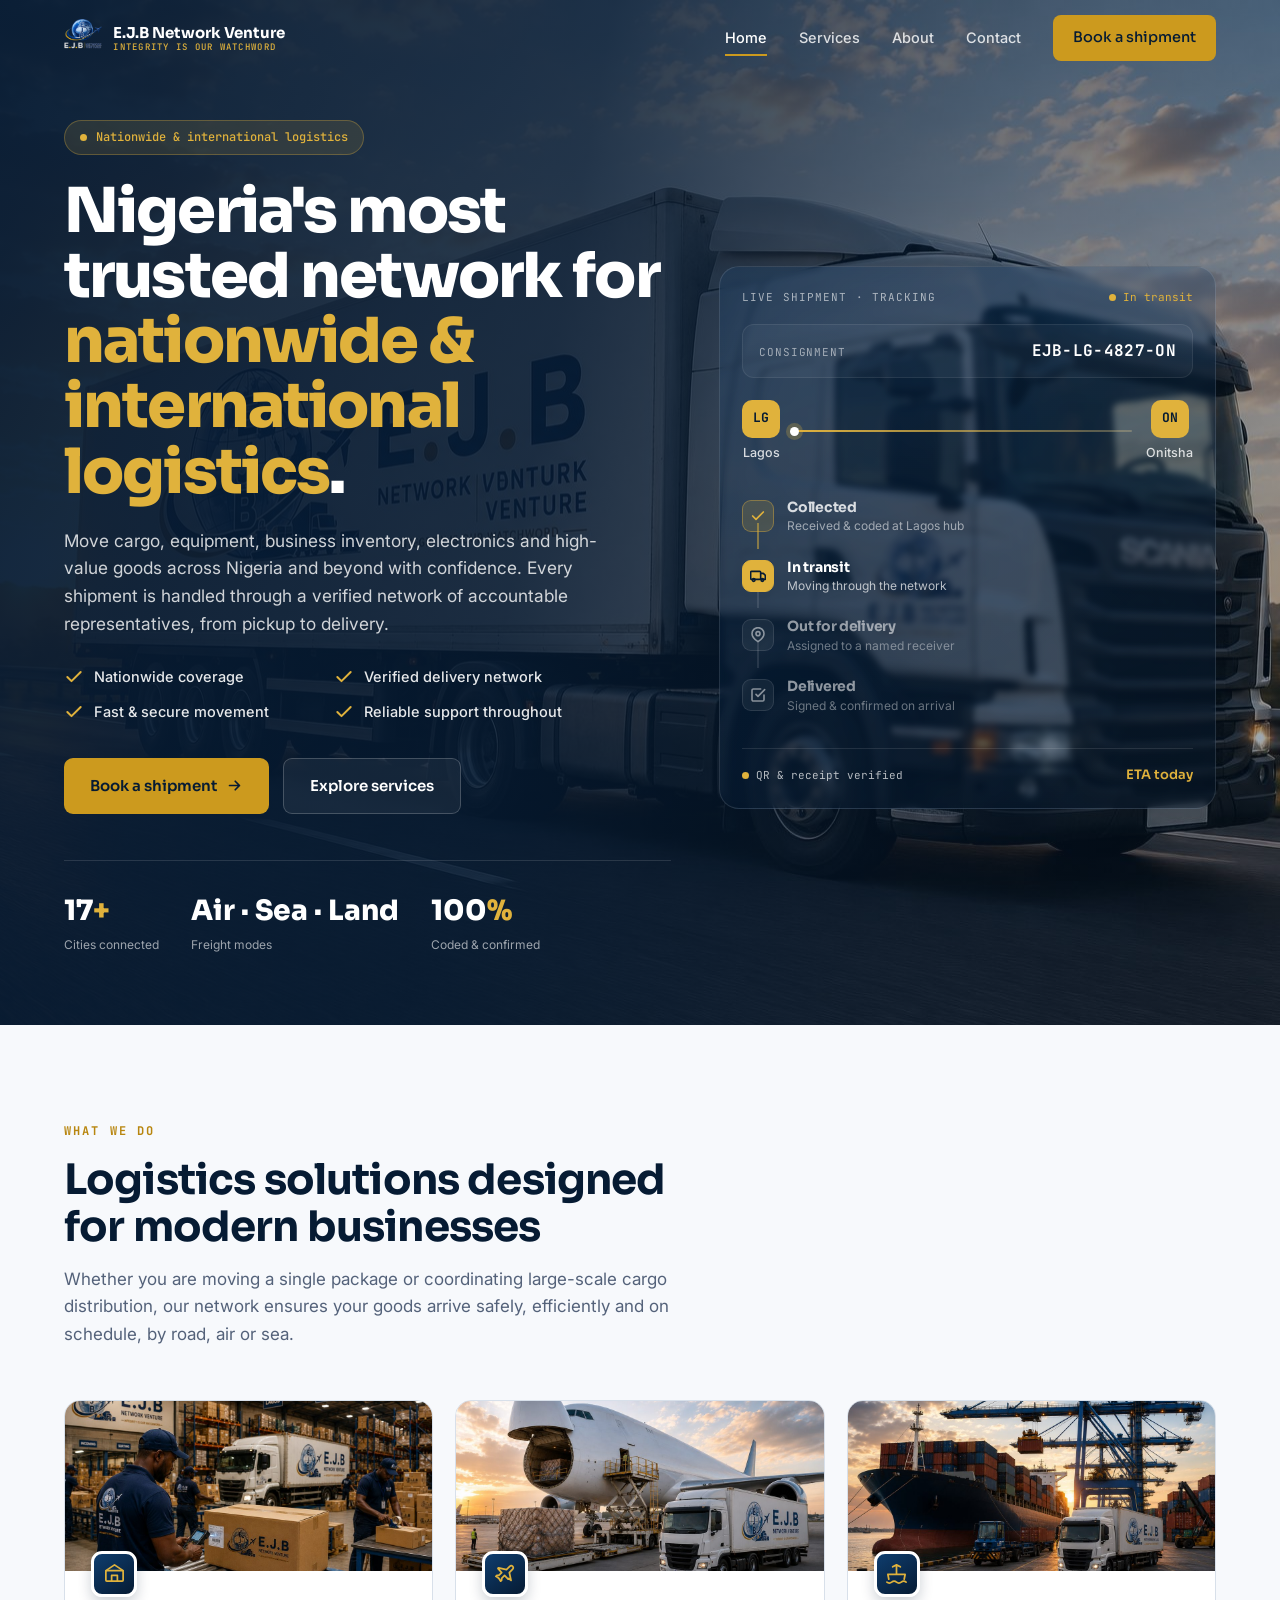
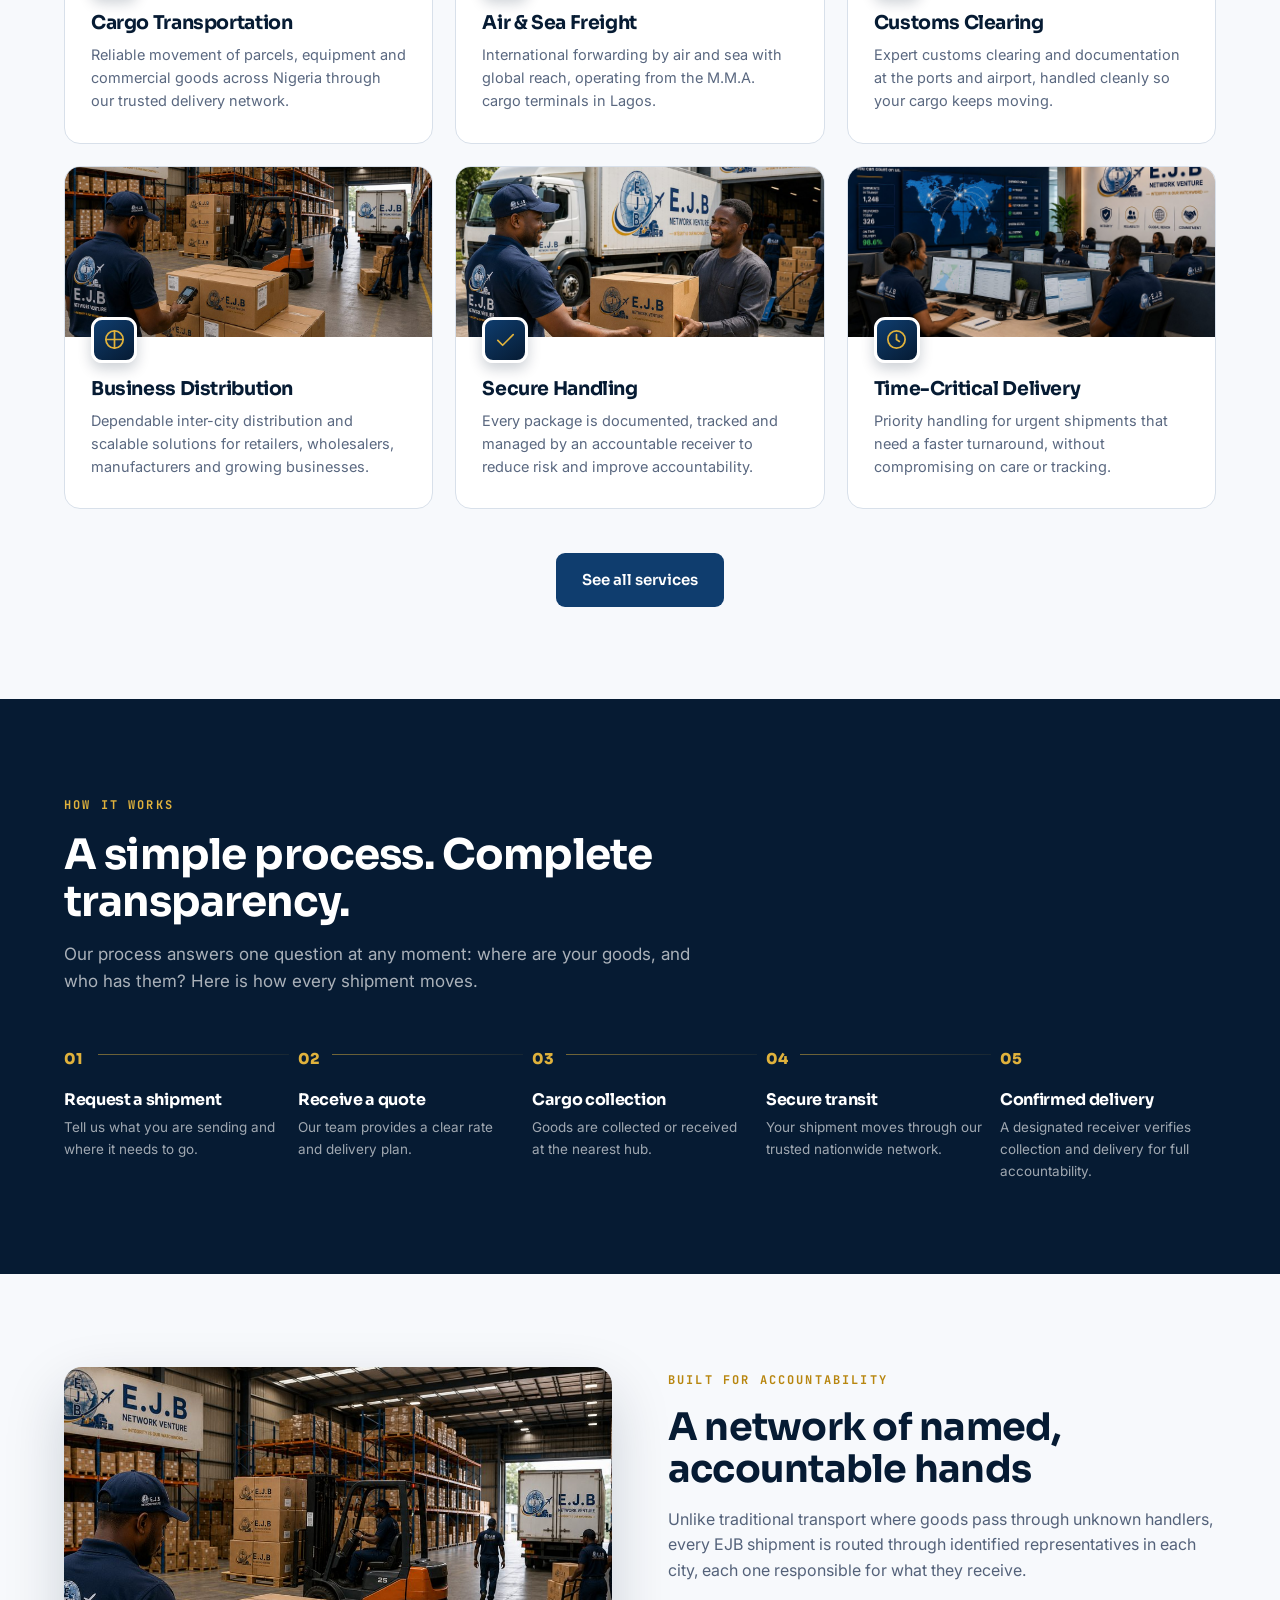
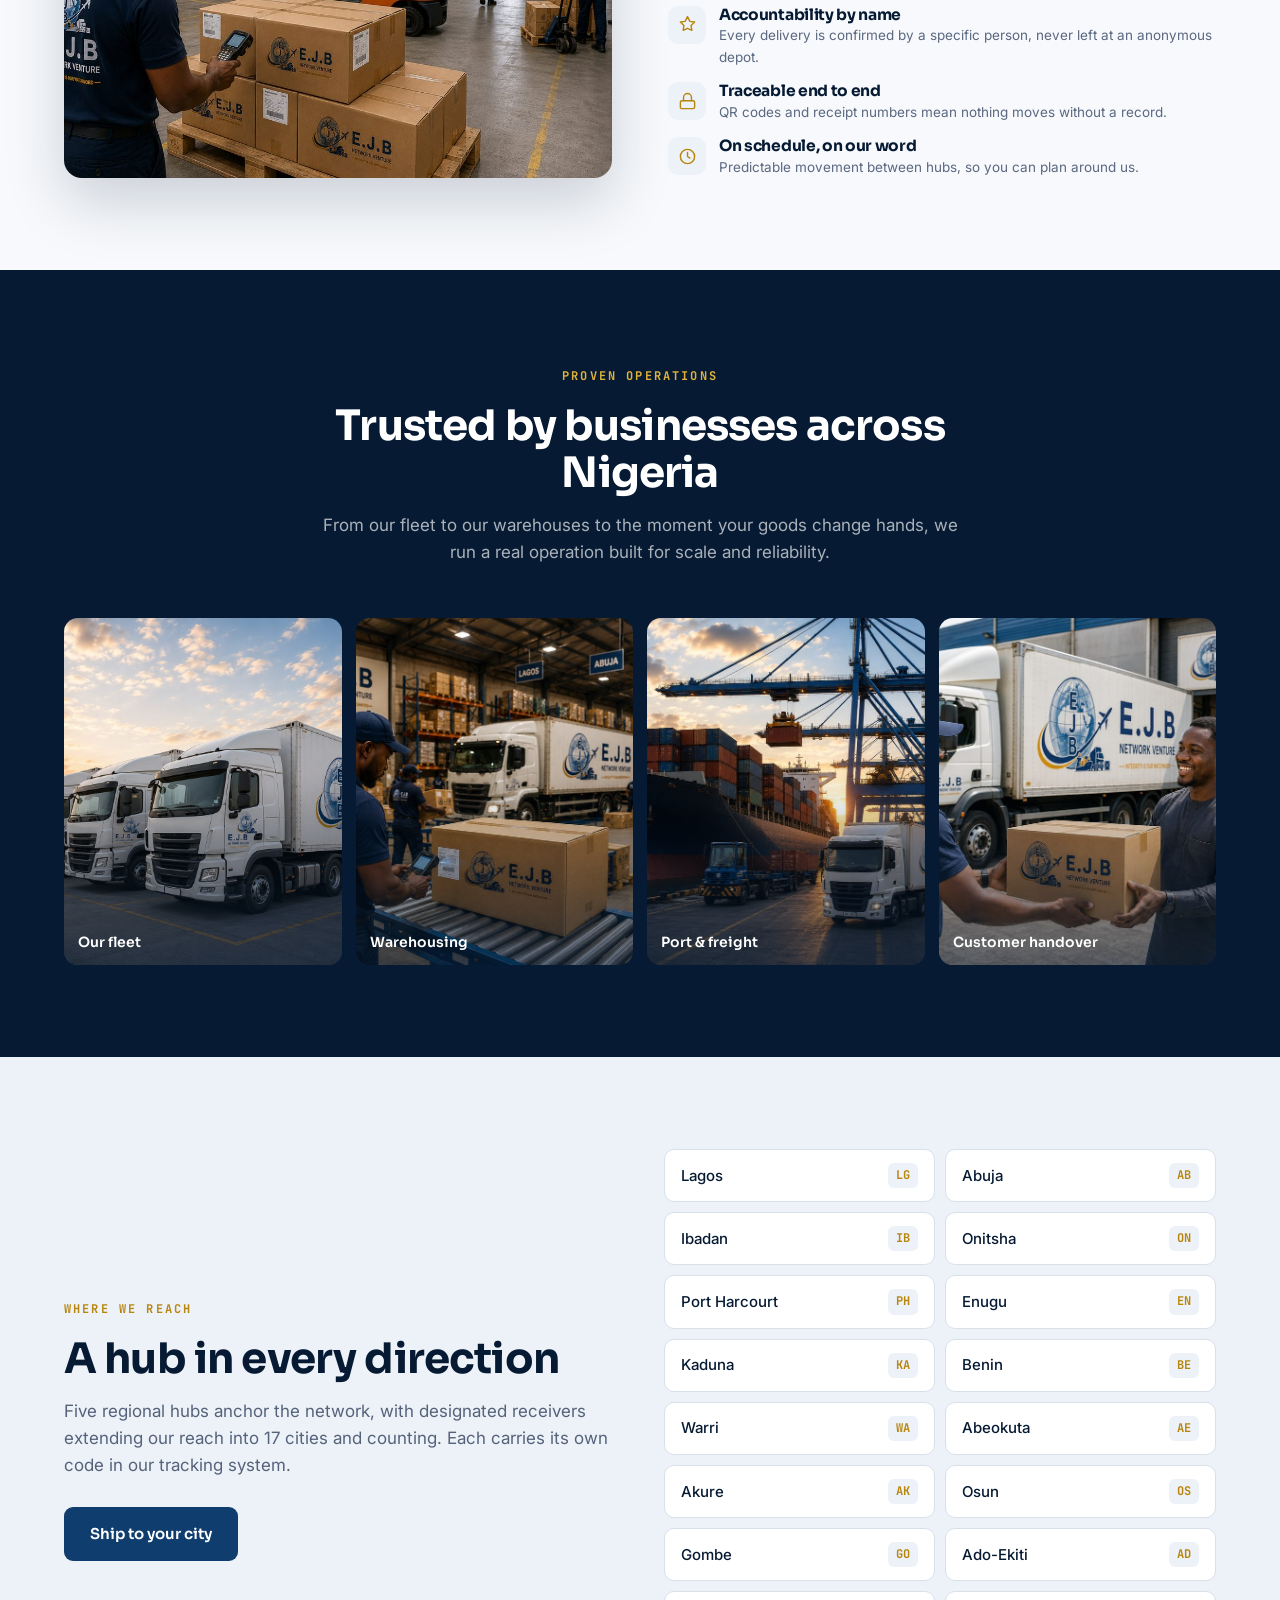
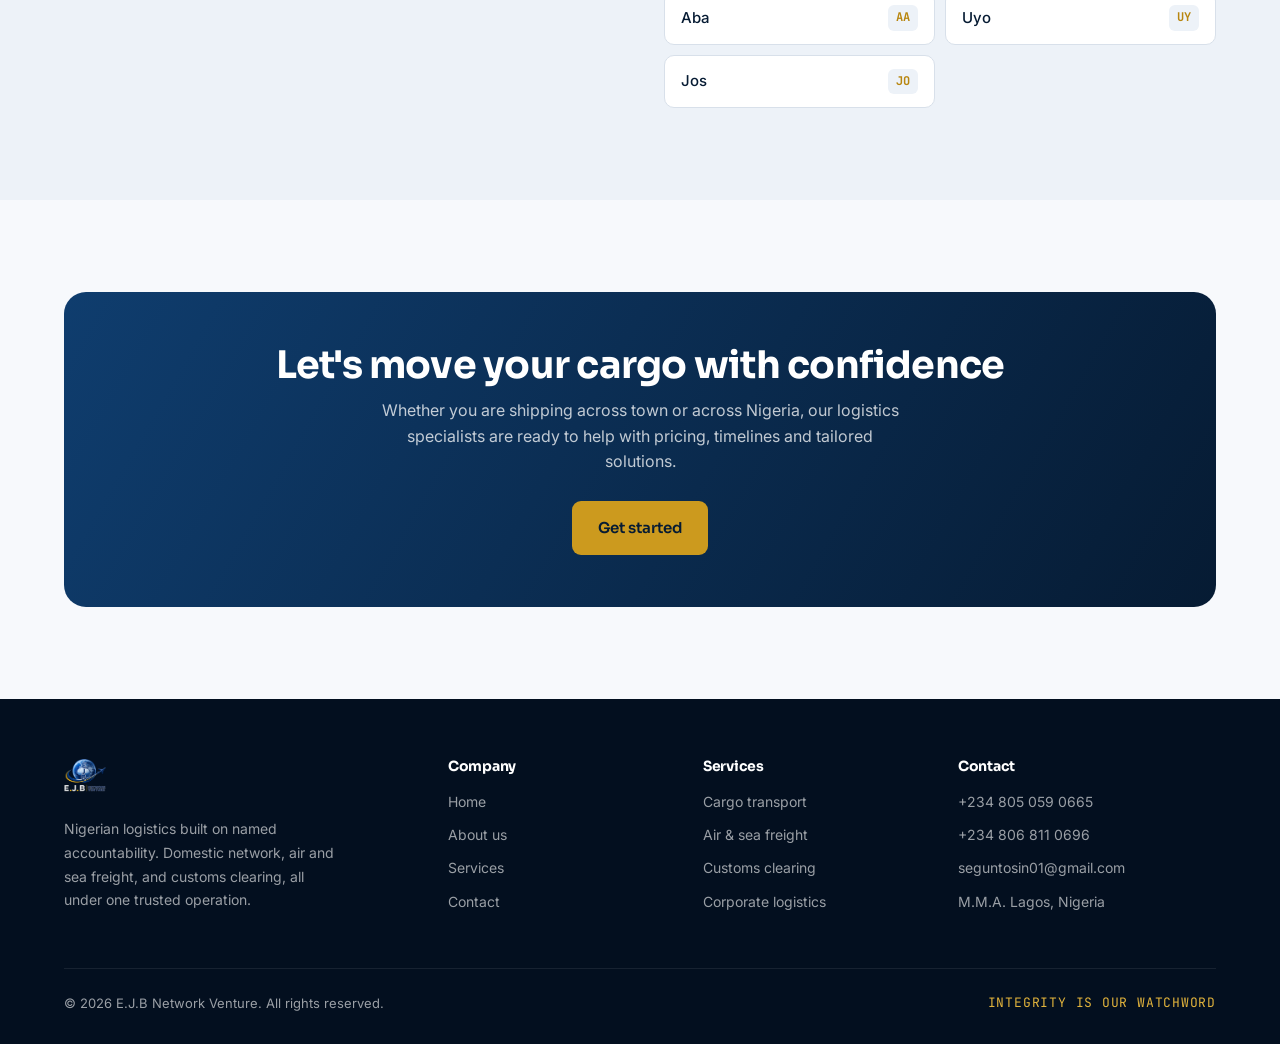
<file: index.html>
<!DOCTYPE html><html lang="en"><head><meta charset="UTF-8"><meta name="viewport" content="width=device-width, initial-scale=1.0">
<title>E.J.B Network Venture - Nationwide &amp; International Logistics</title><meta name="description" content="E.J.B Network Venture moves cargo across Nigeria and beyond through a verified network of accountable representatives. Integrity is our watchword.">
<link rel="preconnect" href="https://fonts.googleapis.com"><link rel="preconnect" href="https://fonts.gstatic.com" crossorigin>
<link href="https://fonts.googleapis.com/css2?family=Sora:wght@400;500;600;700;800&family=Inter:wght@400;500;600&family=JetBrains+Mono:wght@500;700&display=swap" rel="stylesheet">
<link rel="stylesheet" href="styles.css"><link rel="stylesheet" href="page.css"><link rel="icon" type="image/png" href="img/logo-dark.png"></head><body>
<header class="nav" id="nav">
  <div class="nav-inner">
    <a href="index.html" class="nav-logo">
      <img src="img/logo-light.png" alt="E.J.B Network Venture">
      <span class="nm">E.J.B Network Venture<small>INTEGRITY IS OUR WATCHWORD</small></span>
    </a>
    <nav class="nav-links" id="navlinks">
      <a href="index.html" class="active">Home</a>
      <a href="services.html">Services</a>
      <a href="about.html">About</a>
      <a href="contact.html">Contact</a>
      <a href="contact.html" class="nav-cta">Book a shipment</a>
    </nav>
    <button class="nav-toggle" id="navtoggle" aria-label="Menu"><span></span><span></span><span></span></button>
  </div>
</header>
<section class="hero">
  <div class="hero-bg"><img src="img/hero.jpg" alt="E.J.B Network Venture haulage truck on the highway"></div>
  <div class="wrap"><div class="hero-inner">
    <div>
      <div class="hero-tag"><span class="pulse-dot"></span> Nationwide &amp; international logistics</div>
      <h1>Nigeria's most trusted network for <span class="gold">nationwide &amp; international logistics</span>.</h1>
      <p class="lead">Move cargo, equipment, business inventory, electronics and high-value goods across Nigeria and beyond with confidence. Every shipment is handled through a verified network of accountable representatives, from pickup to delivery.</p>
      <div class="hero-checks">
        <div class="hero-check"><svg viewBox="0 0 24 24" fill="none" stroke-width="2.4" stroke-linecap="round" stroke-linejoin="round"><path d="M20 6L9 17l-5-5"/></svg> Nationwide coverage</div>
        <div class="hero-check"><svg viewBox="0 0 24 24" fill="none" stroke-width="2.4" stroke-linecap="round" stroke-linejoin="round"><path d="M20 6L9 17l-5-5"/></svg> Verified delivery network</div>
        <div class="hero-check"><svg viewBox="0 0 24 24" fill="none" stroke-width="2.4" stroke-linecap="round" stroke-linejoin="round"><path d="M20 6L9 17l-5-5"/></svg> Fast &amp; secure movement</div>
        <div class="hero-check"><svg viewBox="0 0 24 24" fill="none" stroke-width="2.4" stroke-linecap="round" stroke-linejoin="round"><path d="M20 6L9 17l-5-5"/></svg> Reliable support throughout</div>
      </div>
      <div class="hero-actions">
        <a href="contact.html" class="btn btn-gold">Book a shipment <svg width="17" height="17" viewBox="0 0 24 24" fill="none" stroke="currentColor" stroke-width="2.4"><path d="M5 12h14M13 6l6 6-6 6" stroke-linecap="round" stroke-linejoin="round"/></svg></a>
        <a href="services.html" class="btn btn-ghost">Explore services</a>
      </div>
      <div class="hero-stats">
        <div><div class="n">17<span class="gold">+</span></div><div class="l">Cities connected</div></div>
        <div><div class="n">Air &middot; Sea &middot; Land</div><div class="l">Freight modes</div></div>
        <div><div class="n">100<span class="gold">%</span></div><div class="l">Coded &amp; confirmed</div></div>
      </div>
    </div>
    <div class="track-panel">
      <div class="track-card reveal" id="trackcard">
        <div class="track-head">
          <span class="t">Live shipment &middot; tracking</span>
          <span class="live"><span class="pulse-dot"></span> <span id="tk-status">In transit</span></span>
        </div>
        <div class="track-id">
          <span class="lbl">Consignment</span>
          <span class="val" id="tk-id">EJB-LG-4827-ON</span>
        </div>
        <div class="track-route">
          <div class="node">
            <span class="code" id="tk-ocode">LG</span>
            <span class="city" id="tk-ocity">Lagos</span>
          </div>
          <div class="track-line"><span class="dot"></span></div>
          <div class="node">
            <span class="code" id="tk-dcode">ON</span>
            <span class="city" id="tk-dcity">Onitsha</span>
          </div>
        </div>
        <div class="track-steps" id="tk-steps">
          <div class="tstep done" data-step="0"><span class="ic"><svg viewBox="0 0 24 24" fill="none" stroke-width="2.6" stroke-linecap="round" stroke-linejoin="round"><path d="M20 6L9 17l-5-5"/></svg></span><div><h5>Collected</h5><p id="tk-collect">Received &amp; coded at Lagos hub</p></div></div>
          <div class="tstep active" data-step="1"><span class="ic"><svg viewBox="0 0 24 24" fill="none" stroke-width="2.4" stroke-linecap="round" stroke-linejoin="round"><rect x="1" y="5" width="15" height="12" rx="1.5"/><path d="M16 8h4l3 3v6h-7M5.5 20a2 2 0 100-4 2 2 0 000 4zM18.5 20a2 2 0 100-4 2 2 0 000 4z"/></svg></span><div><h5>In transit</h5><p>Moving through the network</p></div></div>
          <div class="tstep" data-step="2"><span class="ic"><svg viewBox="0 0 24 24" fill="none" stroke-width="2.4" stroke-linecap="round" stroke-linejoin="round"><path d="M21 10c0 6-9 12-9 12s-9-6-9-12a9 9 0 0118 0z"/><circle cx="12" cy="10" r="3"/></svg></span><div><h5>Out for delivery</h5><p>Assigned to a named receiver</p></div></div>
          <div class="tstep" data-step="3"><span class="ic"><svg viewBox="0 0 24 24" fill="none" stroke-width="2.4" stroke-linecap="round" stroke-linejoin="round"><path d="M9 11l3 3L22 4M21 12v7a2 2 0 01-2 2H5a2 2 0 01-2-2V5a2 2 0 012-2h11"/></svg></span><div><h5>Delivered</h5><p>Signed &amp; confirmed on arrival</p></div></div>
        </div>
        <div class="track-foot">
          <span class="pill"><span class="pulse-dot"></span> QR &amp; receipt verified</span>
          <span class="eta" id="tk-eta">ETA today</span>
        </div>
      </div>
    </div>
  </div></div>
</section>
<section id="services">
  <div class="wrap">
    <div class="section-head reveal"><span class="eyebrow">What we do</span>
      <h2>Logistics solutions designed for modern businesses</h2>
      <p>Whether you are moving a single package or coordinating large-scale cargo distribution, our network ensures your goods arrive safely, efficiently and on schedule, by road, air or sea.</p></div>
    <div class="svc-grid">
      <div class="svc-card reveal"><div class="ph"><img src="img/warehouse.jpg" alt="Cargo Transportation"></div>
        <div class="svc-body"><div class="svc-ic"><svg viewBox="0 0 24 24" fill="none" stroke-width="1.8" stroke-linecap="round" stroke-linejoin="round"><rect x="3" y="9" width="18" height="11" rx="1"/><path d="M3 9l9-6 9 6M9 20v-6h6v6"/></svg></div><h3>Cargo Transportation</h3><p>Reliable movement of parcels, equipment and commercial goods across Nigeria through our trusted delivery network.</p></div></div>
      <div class="svc-card reveal"><div class="ph"><img src="img/air.jpg" alt="Air &amp; Sea Freight"></div>
        <div class="svc-body"><div class="svc-ic"><svg viewBox="0 0 24 24" fill="none" stroke-width="1.8" stroke-linecap="round" stroke-linejoin="round"><path d="M17.8 19.2L16 11l3.5-3.5a2.1 2.1 0 000-3 2.1 2.1 0 00-3 0L13 8 4.8 6.2a.5.5 0 00-.5.8L8 11l-3 3H3l-1 1 3 2 2 3 1-1v-2l3-3 3.5 3.7a.5.5 0 00.8-.5z"/></svg></div><h3>Air &amp; Sea Freight</h3><p>International forwarding by air and sea with global reach, operating from the M.M.A. cargo terminals in Lagos.</p></div></div>
      <div class="svc-card reveal"><div class="ph"><img src="img/sea.jpg" alt="Customs Clearing"></div>
        <div class="svc-body"><div class="svc-ic"><svg viewBox="0 0 24 24" fill="none" stroke-width="1.8" stroke-linecap="round" stroke-linejoin="round"><path d="M2 21c.6.5 1.2 1 2.5 1 2.5 0 2.5-2 5-2 2.6 0 2.4 2 5 2 2.5 0 2.5-2 5-2 1.3 0 1.9.5 2.5 1M4 18l-1-5h18l-1 5M12 3v10M12 3l4 2M12 3L8 5"/></svg></div><h3>Customs Clearing</h3><p>Expert customs clearing and documentation at the ports and airport, handled cleanly so your cargo keeps moving.</p></div></div>
      <div class="svc-card reveal"><div class="ph"><img src="img/distribution.jpg" alt="Business Distribution"></div>
        <div class="svc-body"><div class="svc-ic"><svg viewBox="0 0 24 24" fill="none" stroke-width="1.8" stroke-linecap="round" stroke-linejoin="round"><circle cx="12" cy="12" r="9"/><path d="M12 3v18M3 12h18"/></svg></div><h3>Business Distribution</h3><p>Dependable inter-city distribution and scalable solutions for retailers, wholesalers, manufacturers and growing businesses.</p></div></div>
      <div class="svc-card reveal"><div class="ph"><img src="img/handover.jpg" alt="Secure Handling"></div>
        <div class="svc-body"><div class="svc-ic"><svg viewBox="0 0 24 24" fill="none" stroke-width="1.8" stroke-linecap="round" stroke-linejoin="round"><path d="M20 7L9 18l-5-5"/></svg></div><h3>Secure Handling</h3><p>Every package is documented, tracked and managed by an accountable receiver to reduce risk and improve accountability.</p></div></div>
      <div class="svc-card reveal"><div class="ph"><img src="img/support.jpg" alt="Time-Critical Delivery"></div>
        <div class="svc-body"><div class="svc-ic"><svg viewBox="0 0 24 24" fill="none" stroke-width="1.8" stroke-linecap="round" stroke-linejoin="round"><circle cx="12" cy="12" r="9"/><path d="M12 7v5l3 2"/></svg></div><h3>Time-Critical Delivery</h3><p>Priority handling for urgent shipments that need a faster turnaround, without compromising on care or tracking.</p></div></div></div>
    <div style="text-align:center;margin-top:44px"><a href="services.html" class="btn btn-navy">See all services</a></div>
  </div>
</section>
<section class="process">
  <div class="wrap">
    <div class="section-head reveal"><span class="eyebrow" style="color:var(--gold-bright)">How it works</span>
      <h2>A simple process. Complete transparency.</h2>
      <p>Our process answers one question at any moment: where are your goods, and who has them? Here is how every shipment moves.</p></div>
    <div class="steps">
      <div class="step reveal"><h4>Request a shipment</h4><p>Tell us what you are sending and where it needs to go.</p></div>
      <div class="step reveal"><h4>Receive a quote</h4><p>Our team provides a clear rate and delivery plan.</p></div>
      <div class="step reveal"><h4>Cargo collection</h4><p>Goods are collected or received at the nearest hub.</p></div>
      <div class="step reveal"><h4>Secure transit</h4><p>Your shipment moves through our trusted nationwide network.</p></div>
      <div class="step reveal"><h4>Confirmed delivery</h4><p>A designated receiver verifies collection and delivery for full accountability.</p></div>
    </div>
  </div>
</section>
<section>
  <div class="wrap">
    <div class="split">
      <div class="split-media reveal"><img src="img/distribution.jpg" alt="E.J.B logistics team managing distribution"></div>
      <div class="split-copy reveal"><span class="eyebrow">Built for accountability</span>
        <h2>A network of named, accountable hands</h2>
        <p>Unlike traditional transport where goods pass through unknown handlers, every EJB shipment is routed through identified representatives in each city, each one responsible for what they receive.</p>
        <div class="mini-list">
          <div class="mini"><div class="mi"><svg viewBox="0 0 24 24" fill="none" stroke-width="1.8" stroke-linecap="round" stroke-linejoin="round"><path d="M12 2l3 6 6 .9-4.5 4.3 1 6.1L12 16.8 6.5 19.3l1-6.1L3 8.9 9 8z"/></svg></div><div><h4>Accountability by name</h4><p>Every delivery is confirmed by a specific person, never left at an anonymous depot.</p></div></div><div class="mini"><div class="mi"><svg viewBox="0 0 24 24" fill="none" stroke-width="1.8" stroke-linecap="round" stroke-linejoin="round"><rect x="3" y="11" width="18" height="10" rx="2"/><path d="M7 11V7a5 5 0 0110 0v4"/></svg></div><div><h4>Traceable end to end</h4><p>QR codes and receipt numbers mean nothing moves without a record.</p></div></div><div class="mini"><div class="mi"><svg viewBox="0 0 24 24" fill="none" stroke-width="1.8" stroke-linecap="round" stroke-linejoin="round"><circle cx="12" cy="12" r="9"/><path d="M12 7v5l3 2"/></svg></div><div><h4>On schedule, on our word</h4><p>Predictable movement between hubs, so you can plan around us.</p></div></div>
        </div>
      </div>
    </div>
  </div>
</section>
<section class="trusted">
  <div class="wrap">
    <div class="section-head center reveal"><span class="eyebrow" style="color:var(--gold-bright)">Proven operations</span>
      <h2 style="color:#fff">Trusted by businesses across Nigeria</h2>
      <p style="color:rgba(255,255,255,0.66)">From our fleet to our warehouses to the moment your goods change hands, we run a real operation built for scale and reliability.</p></div>
    <div class="trust-grid">
      <div class="trust-ph reveal"><img src="img/fleet.jpg" alt="E.J.B truck fleet"><span>Our fleet</span></div>
      <div class="trust-ph reveal"><img src="img/warehouse.jpg" alt="E.J.B warehouse operations"><span>Warehousing</span></div>
      <div class="trust-ph reveal"><img src="img/sea.jpg" alt="E.J.B port operations"><span>Port &amp; freight</span></div>
      <div class="trust-ph reveal"><img src="img/handover.jpg" alt="E.J.B customer handover"><span>Customer handover</span></div>
    </div>
  </div>
</section>
<section class="coverage">
  <div class="wrap"><div class="cov-grid">
    <div>
      <div class="section-head reveal" style="margin-bottom:28px"><span class="eyebrow">Where we reach</span>
        <h2>A hub in every direction</h2>
        <p>Five regional hubs anchor the network, with designated receivers extending our reach into 17 cities and counting. Each carries its own code in our tracking system.</p></div>
      <a href="contact.html" class="btn btn-navy">Ship to your city</a>
    </div>
    <div class="city-list"><div class="city-chip reveal"><span>Lagos</span><span class="code">LG</span></div><div class="city-chip reveal"><span>Abuja</span><span class="code">AB</span></div><div class="city-chip reveal"><span>Ibadan</span><span class="code">IB</span></div><div class="city-chip reveal"><span>Onitsha</span><span class="code">ON</span></div><div class="city-chip reveal"><span>Port Harcourt</span><span class="code">PH</span></div><div class="city-chip reveal"><span>Enugu</span><span class="code">EN</span></div><div class="city-chip reveal"><span>Kaduna</span><span class="code">KA</span></div><div class="city-chip reveal"><span>Benin</span><span class="code">BE</span></div><div class="city-chip reveal"><span>Warri</span><span class="code">WA</span></div><div class="city-chip reveal"><span>Abeokuta</span><span class="code">AE</span></div><div class="city-chip reveal"><span>Akure</span><span class="code">AK</span></div><div class="city-chip reveal"><span>Osun</span><span class="code">OS</span></div><div class="city-chip reveal"><span>Gombe</span><span class="code">GO</span></div><div class="city-chip reveal"><span>Ado-Ekiti</span><span class="code">AD</span></div><div class="city-chip reveal"><span>Aba</span><span class="code">AA</span></div><div class="city-chip reveal"><span>Uyo</span><span class="code">UY</span></div><div class="city-chip reveal"><span>Jos</span><span class="code">JO</span></div></div>
  </div></div>
</section>
<section>
  <div class="wrap"><div class="cta-band reveal">
    <h2>Let's move your cargo with confidence</h2>
    <p>Whether you are shipping across town or across Nigeria, our logistics specialists are ready to help with pricing, timelines and tailored solutions.</p>
    <a href="contact.html" class="btn btn-gold">Get started</a>
  </div></div>
</section>
<footer>
  <div class="wrap">
    <div class="foot-grid">
      <div class="foot-brand">
        <img src="img/logo-light.png" alt="E.J.B Network Venture">
        <p>Nigerian logistics built on named accountability. Domestic network, air and sea freight, and customs clearing, all under one trusted operation.</p>
      </div>
      <div class="foot-col"><h5>Company</h5>
        <a href="index.html">Home</a><a href="about.html">About us</a><a href="services.html">Services</a><a href="contact.html">Contact</a></div>
      <div class="foot-col"><h5>Services</h5>
        <a href="services.html">Cargo transport</a><a href="services.html">Air &amp; sea freight</a><a href="services.html">Customs clearing</a><a href="services.html">Corporate logistics</a></div>
      <div class="foot-col"><h5>Contact</h5>
        <span class="fi">+234 805 059 0665</span><span class="fi">+234 806 811 0696</span><span class="fi">seguntosin01@gmail.com</span><span class="fi">M.M.A. Lagos, Nigeria</span></div>
    </div>
    <div class="foot-bottom">
      <span>&copy; 2026 E.J.B Network Venture. All rights reserved.</span>
      <span class="tag">INTEGRITY IS OUR WATCHWORD</span>
    </div>
  </div>
</footer>
<script>
const nav=document.getElementById('nav');
const solid=nav.classList.contains('solid');
if(!solid){addEventListener('scroll',()=>{nav.classList.toggle('scrolled',scrollY>30);},{passive:true});}
const tog=document.getElementById('navtoggle'), links=document.getElementById('navlinks');
tog.addEventListener('click',()=>links.classList.toggle('open'));
links.querySelectorAll('a').forEach(a=>a.addEventListener('click',()=>links.classList.remove('open')));
const io=new IntersectionObserver((es)=>{es.forEach(e=>{if(e.isIntersecting){e.target.classList.add('in');io.unobserve(e.target);}})},{threshold:0.1});
document.querySelectorAll('.reveal').forEach(el=>io.observe(el));

/* ===== Hero tracking card: cycle through sample consignments =====
   Illustrative only. Rotates route, code and progress so the hero feels
   like a live operation rather than one frozen shipment. */
(function(){
  var card=document.getElementById('trackcard');
  if(!card) return;
  var SHIPMENTS=[
    {o:'Lagos',oc:'LG',d:'Onitsha',dc:'ON',id:'EJB-LG-4827-ON',step:1,status:'In transit',eta:'ETA today'},
    {o:'Abuja',oc:'AB',d:'Port Harcourt',dc:'PH',id:'EJB-AB-5193-PH',step:2,status:'Out for delivery',eta:'ETA today'},
    {o:'Ibadan',oc:'IB',d:'Kaduna',dc:'KA',id:'EJB-IB-3364-KA',step:1,status:'In transit',eta:'ETA tomorrow'},
    {o:'Lagos',oc:'LG',d:'Uyo',dc:'UY',id:'EJB-LG-6021-UY',step:3,status:'Delivered',eta:'Delivered'},
    {o:'Onitsha',oc:'ON',d:'Abuja',dc:'AB',id:'EJB-ON-4478-AB',step:0,status:'Collected',eta:'ETA in 2 days'},
    {o:'Port Harcourt',oc:'PH',d:'Lagos',dc:'LG',id:'EJB-PH-7710-LG',step:2,status:'Out for delivery',eta:'ETA today'}
  ];
  var i=0;
  var $=function(id){return document.getElementById(id);};
  function render(s){
    $('tk-id').textContent=s.id;
    $('tk-ocode').textContent=s.oc; $('tk-ocity').textContent=s.o;
    $('tk-dcode').textContent=s.dc; $('tk-dcity').textContent=s.d;
    $('tk-status').textContent=s.status;
    $('tk-eta').textContent=s.eta;
    $('tk-collect').innerHTML='Received &amp; coded at '+s.o+' hub';
    var steps=card.querySelectorAll('.tstep');
    for(var n=0;n<steps.length;n++){
      steps[n].classList.remove('done','active');
      if(n<s.step) steps[n].classList.add('done');
      else if(n===s.step) steps[n].classList.add('active');
    }
    // completed shipments show every step as done
    if(s.step===steps.length-1){ steps[steps.length-1].classList.remove('active'); steps[steps.length-1].classList.add('done','active'); }
  }
  render(SHIPMENTS[0]);
  if(matchMedia('(prefers-reduced-motion:reduce)').matches) return;
  setInterval(function(){
    i=(i+1)%SHIPMENTS.length;
    card.classList.add('swapping');
    setTimeout(function(){ render(SHIPMENTS[i]); card.classList.remove('swapping'); },420);
  },5200);
})();
</script></body></html>
</file>
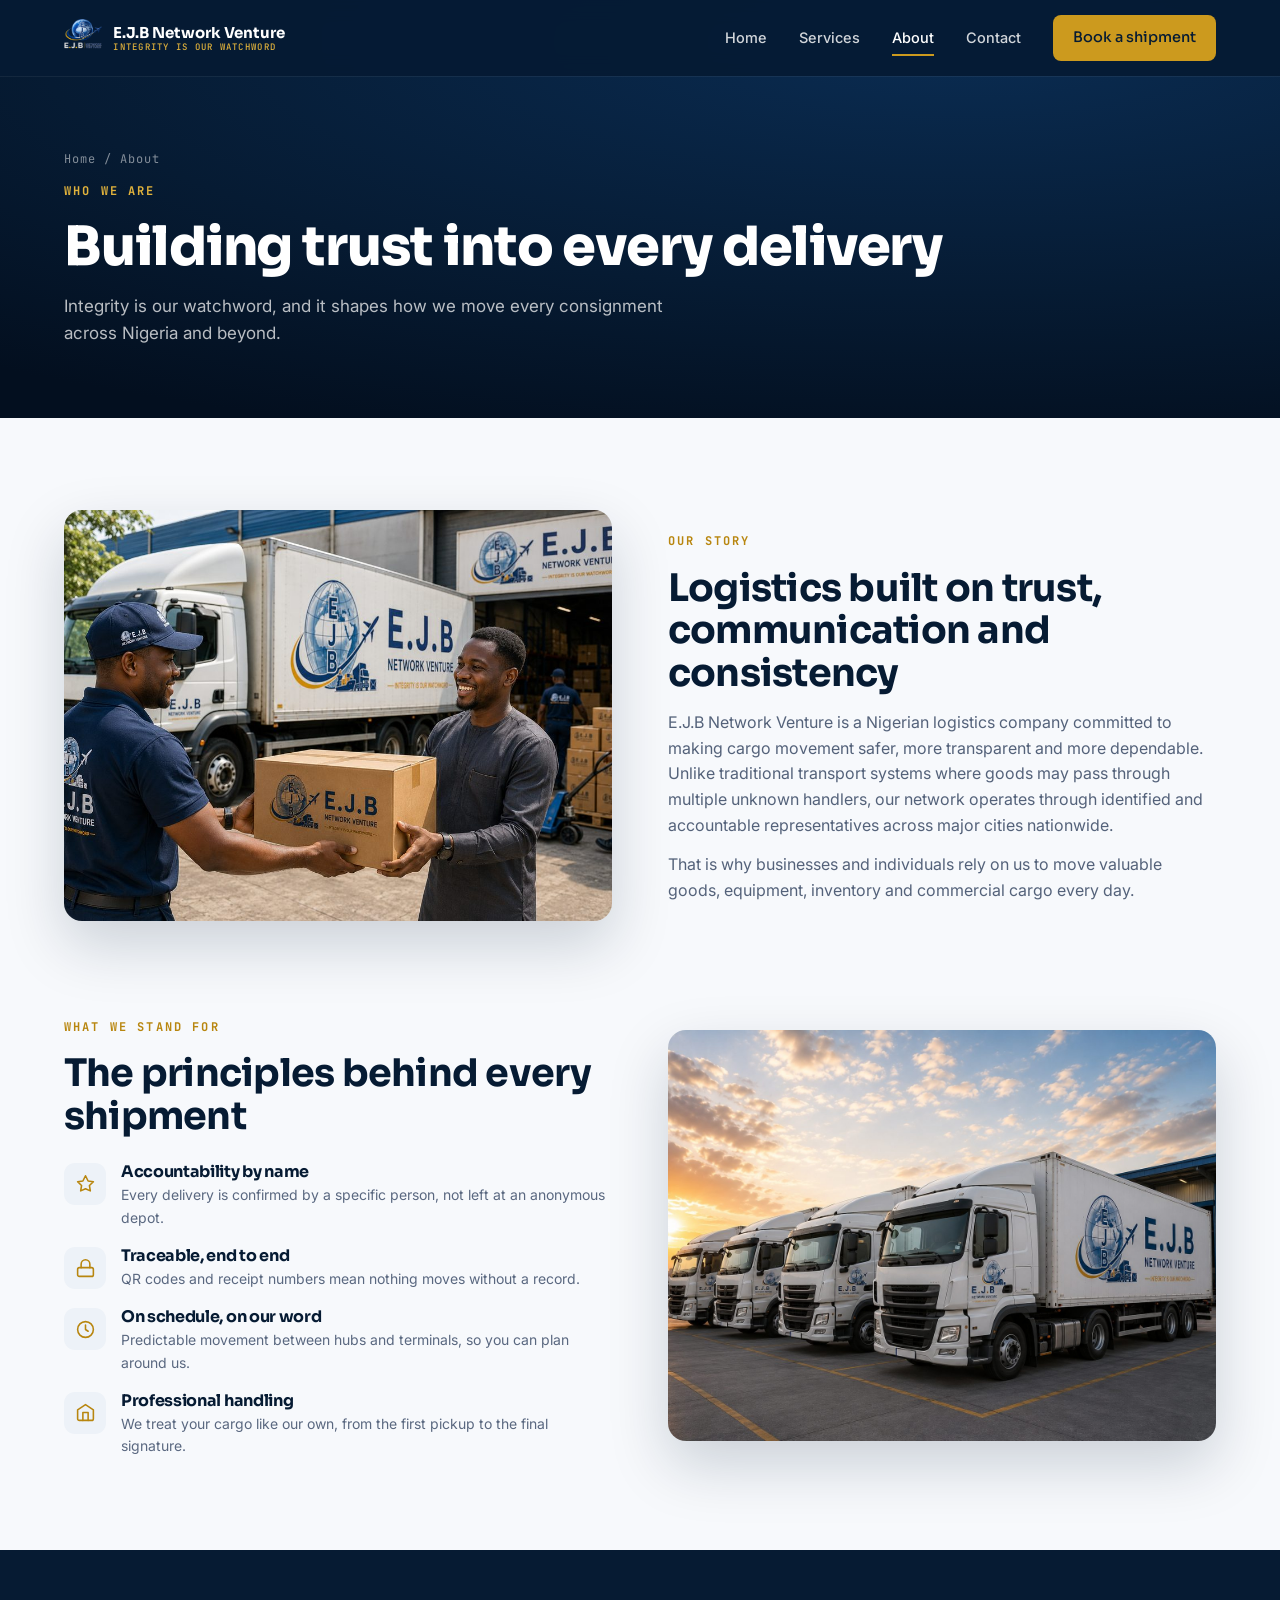
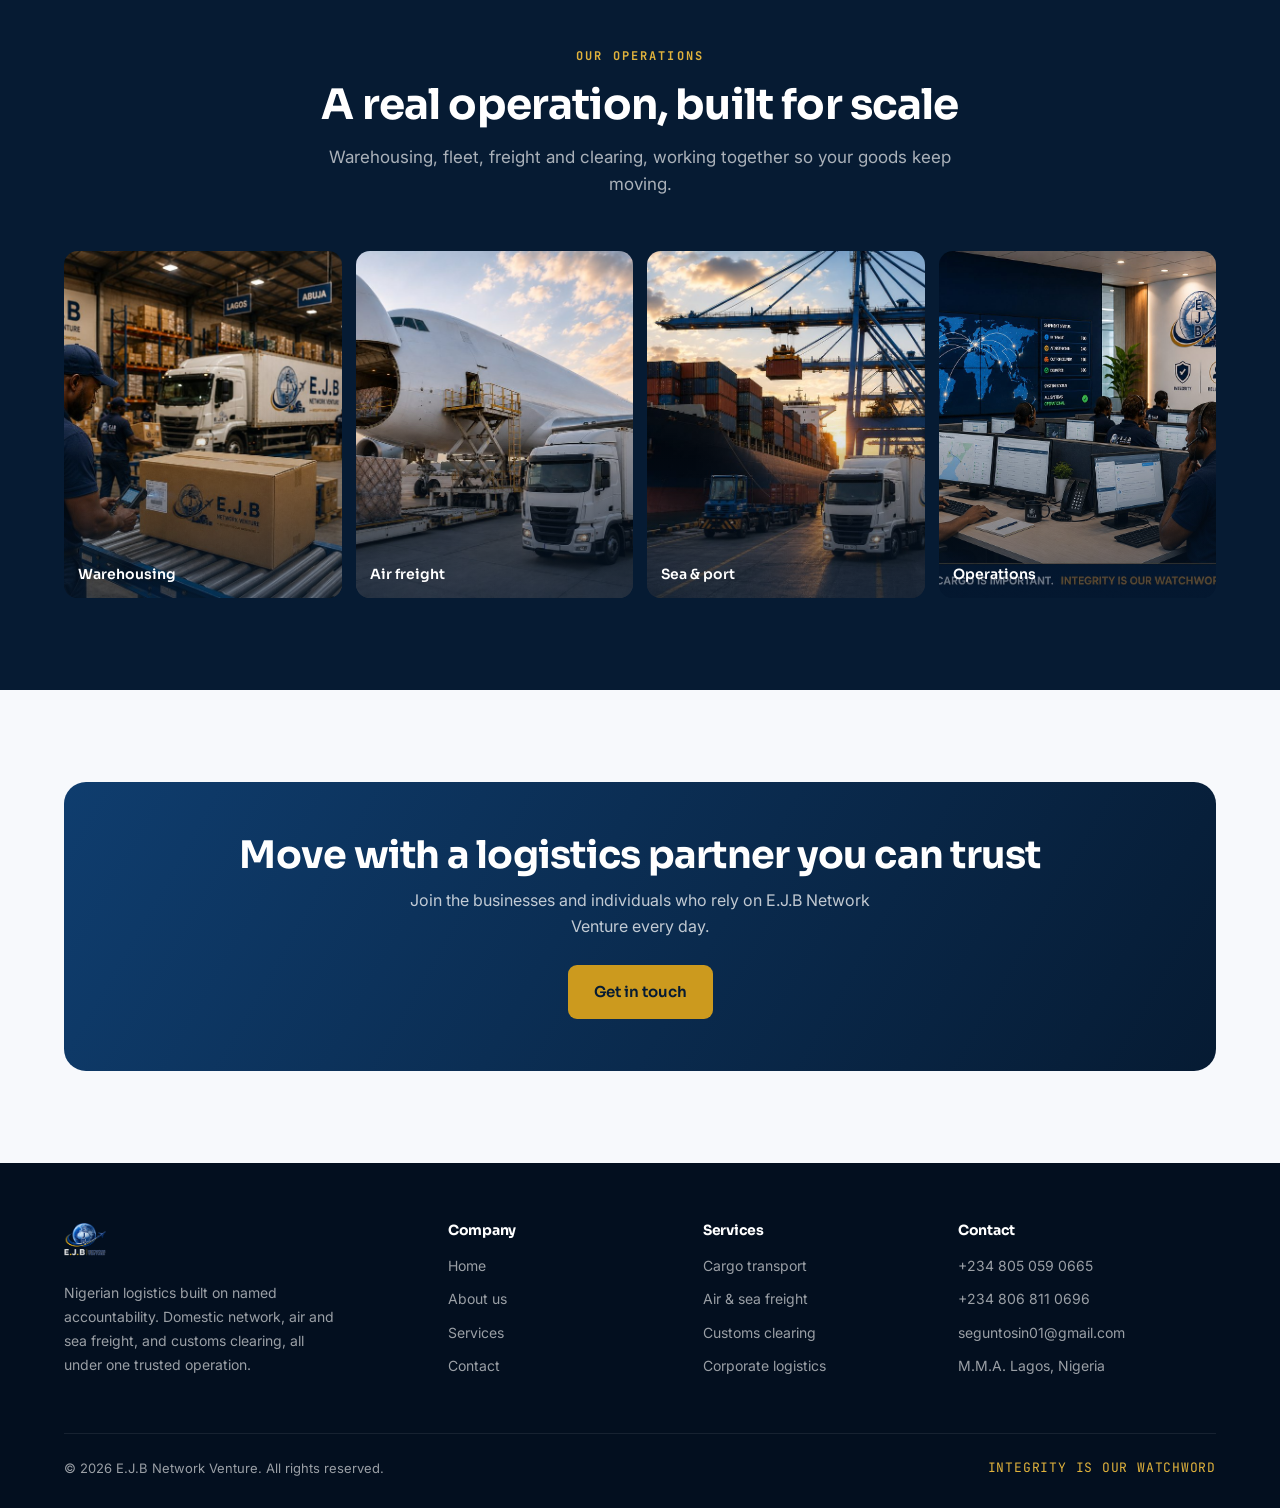
<file: about.html>
<!DOCTYPE html><html lang="en"><head><meta charset="UTF-8"><meta name="viewport" content="width=device-width, initial-scale=1.0">
<title>About - E.J.B Network Venture</title><meta name="description" content="E.J.B Network Venture is a Nigerian logistics company making cargo movement safer, more transparent and more dependable through accountable representatives nationwide.">
<link rel="preconnect" href="https://fonts.googleapis.com"><link rel="preconnect" href="https://fonts.gstatic.com" crossorigin>
<link href="https://fonts.googleapis.com/css2?family=Sora:wght@400;500;600;700;800&family=Inter:wght@400;500;600&family=JetBrains+Mono:wght@500;700&display=swap" rel="stylesheet">
<link rel="stylesheet" href="styles.css"><link rel="stylesheet" href="page.css"><link rel="icon" type="image/png" href="img/logo-dark.png"></head><body>
<header class="nav solid" id="nav">
  <div class="nav-inner">
    <a href="index.html" class="nav-logo">
      <img src="img/logo-light.png" alt="E.J.B Network Venture">
      <span class="nm">E.J.B Network Venture<small>INTEGRITY IS OUR WATCHWORD</small></span>
    </a>
    <nav class="nav-links" id="navlinks">
      <a href="index.html">Home</a>
      <a href="services.html">Services</a>
      <a href="about.html" class="active">About</a>
      <a href="contact.html">Contact</a>
      <a href="contact.html" class="nav-cta">Book a shipment</a>
    </nav>
    <button class="nav-toggle" id="navtoggle" aria-label="Menu"><span></span><span></span><span></span></button>
  </div>
</header>
<section class="page-hero"><div class="wrap reveal">
  <div class="crumbs"><a href="index.html">Home</a> / About</div>
  <span class="eyebrow">Who we are</span>
  <h1>Building trust into every delivery</h1>
  <p>Integrity is our watchword, and it shapes how we move every consignment across Nigeria and beyond.</p>
</div></section>
<section><div class="wrap"><div class="about-lead">
  <div class="media reveal"><img src="img/handover.jpg" alt="E.J.B representative handing a package to a customer"></div>
  <div class="reveal">
    <span class="eyebrow">Our story</span>
    <h2 style="font-size:clamp(26px,3vw,38px);color:var(--navy-900);margin-top:14px">Logistics built on trust, communication and consistency</h2>
    <p style="font-size:16px;color:#54627A;margin-top:16px">E.J.B Network Venture is a Nigerian logistics company committed to making cargo movement safer, more transparent and more dependable. Unlike traditional transport systems where goods may pass through multiple unknown handlers, our network operates through identified and accountable representatives across major cities nationwide.</p>
    <p style="font-size:16px;color:#54627A;margin-top:14px">That is why businesses and individuals rely on us to move valuable goods, equipment, inventory and commercial cargo every day.</p>
  </div>
</div></div></section>
<section style="padding-top:0"><div class="wrap"><div class="about-lead">
  <div class="reveal">
    <span class="eyebrow">What we stand for</span>
    <h2 style="font-size:clamp(26px,3vw,38px);color:var(--navy-900);margin-top:14px">The principles behind every shipment</h2>
    <div class="values"><div class="value"><div class="vi"><svg viewBox="0 0 24 24" fill="none" stroke-width="1.8" stroke-linecap="round" stroke-linejoin="round"><path d="M12 2l3 6 6 .9-4.5 4.3 1 6.1L12 16.8 6.5 19.3l1-6.1L3 8.9 9 8z"/></svg></div><div><h4>Accountability by name</h4><p>Every delivery is confirmed by a specific person, not left at an anonymous depot.</p></div></div><div class="value"><div class="vi"><svg viewBox="0 0 24 24" fill="none" stroke-width="1.8" stroke-linecap="round" stroke-linejoin="round"><rect x="3" y="11" width="18" height="10" rx="2"/><path d="M7 11V7a5 5 0 0110 0v4"/></svg></div><div><h4>Traceable, end to end</h4><p>QR codes and receipt numbers mean nothing moves without a record.</p></div></div><div class="value"><div class="vi"><svg viewBox="0 0 24 24" fill="none" stroke-width="1.8" stroke-linecap="round" stroke-linejoin="round"><circle cx="12" cy="12" r="9"/><path d="M12 7v5l3 2"/></svg></div><div><h4>On schedule, on our word</h4><p>Predictable movement between hubs and terminals, so you can plan around us.</p></div></div><div class="value"><div class="vi"><svg viewBox="0 0 24 24" fill="none" stroke-width="1.8" stroke-linecap="round" stroke-linejoin="round"><path d="M3 9l9-6 9 6v10a2 2 0 01-2 2H5a2 2 0 01-2-2z"/><path d="M9 21V12h6v9"/></svg></div><div><h4>Professional handling</h4><p>We treat your cargo like our own, from the first pickup to the final signature.</p></div></div></div>
  </div>
  <div class="media reveal"><img src="img/fleet.jpg" alt="E.J.B truck fleet at sunrise"></div>
</div></div></section>
<section class="trusted"><div class="wrap">
  <div class="section-head center reveal"><span class="eyebrow" style="color:var(--gold-bright)">Our operations</span>
    <h2 style="color:#fff">A real operation, built for scale</h2>
    <p style="color:rgba(255,255,255,0.66)">Warehousing, fleet, freight and clearing, working together so your goods keep moving.</p></div>
  <div class="trust-grid">
    <div class="trust-ph reveal"><img src="img/warehouse.jpg" alt="Warehouse"><span>Warehousing</span></div>
    <div class="trust-ph reveal"><img src="img/air.jpg" alt="Air freight"><span>Air freight</span></div>
    <div class="trust-ph reveal"><img src="img/sea.jpg" alt="Sea freight"><span>Sea &amp; port</span></div>
    <div class="trust-ph reveal"><img src="img/support.jpg" alt="Operations centre"><span>Operations</span></div>
  </div>
</div></section>
<section><div class="wrap"><div class="cta-band reveal">
  <h2>Move with a logistics partner you can trust</h2>
  <p>Join the businesses and individuals who rely on E.J.B Network Venture every day.</p>
  <a href="contact.html" class="btn btn-gold">Get in touch</a>
</div></div></section>
<footer>
  <div class="wrap">
    <div class="foot-grid">
      <div class="foot-brand">
        <img src="img/logo-light.png" alt="E.J.B Network Venture">
        <p>Nigerian logistics built on named accountability. Domestic network, air and sea freight, and customs clearing, all under one trusted operation.</p>
      </div>
      <div class="foot-col"><h5>Company</h5>
        <a href="index.html">Home</a><a href="about.html">About us</a><a href="services.html">Services</a><a href="contact.html">Contact</a></div>
      <div class="foot-col"><h5>Services</h5>
        <a href="services.html">Cargo transport</a><a href="services.html">Air &amp; sea freight</a><a href="services.html">Customs clearing</a><a href="services.html">Corporate logistics</a></div>
      <div class="foot-col"><h5>Contact</h5>
        <span class="fi">+234 805 059 0665</span><span class="fi">+234 806 811 0696</span><span class="fi">seguntosin01@gmail.com</span><span class="fi">M.M.A. Lagos, Nigeria</span></div>
    </div>
    <div class="foot-bottom">
      <span>&copy; 2026 E.J.B Network Venture. All rights reserved.</span>
      <span class="tag">INTEGRITY IS OUR WATCHWORD</span>
    </div>
  </div>
</footer>
<script>
const nav=document.getElementById('nav');
const solid=nav.classList.contains('solid');
if(!solid){addEventListener('scroll',()=>{nav.classList.toggle('scrolled',scrollY>30);},{passive:true});}
const tog=document.getElementById('navtoggle'), links=document.getElementById('navlinks');
tog.addEventListener('click',()=>links.classList.toggle('open'));
links.querySelectorAll('a').forEach(a=>a.addEventListener('click',()=>links.classList.remove('open')));
const io=new IntersectionObserver((es)=>{es.forEach(e=>{if(e.isIntersecting){e.target.classList.add('in');io.unobserve(e.target);}})},{threshold:0.1});
document.querySelectorAll('.reveal').forEach(el=>io.observe(el));
</script></body></html>
</file>
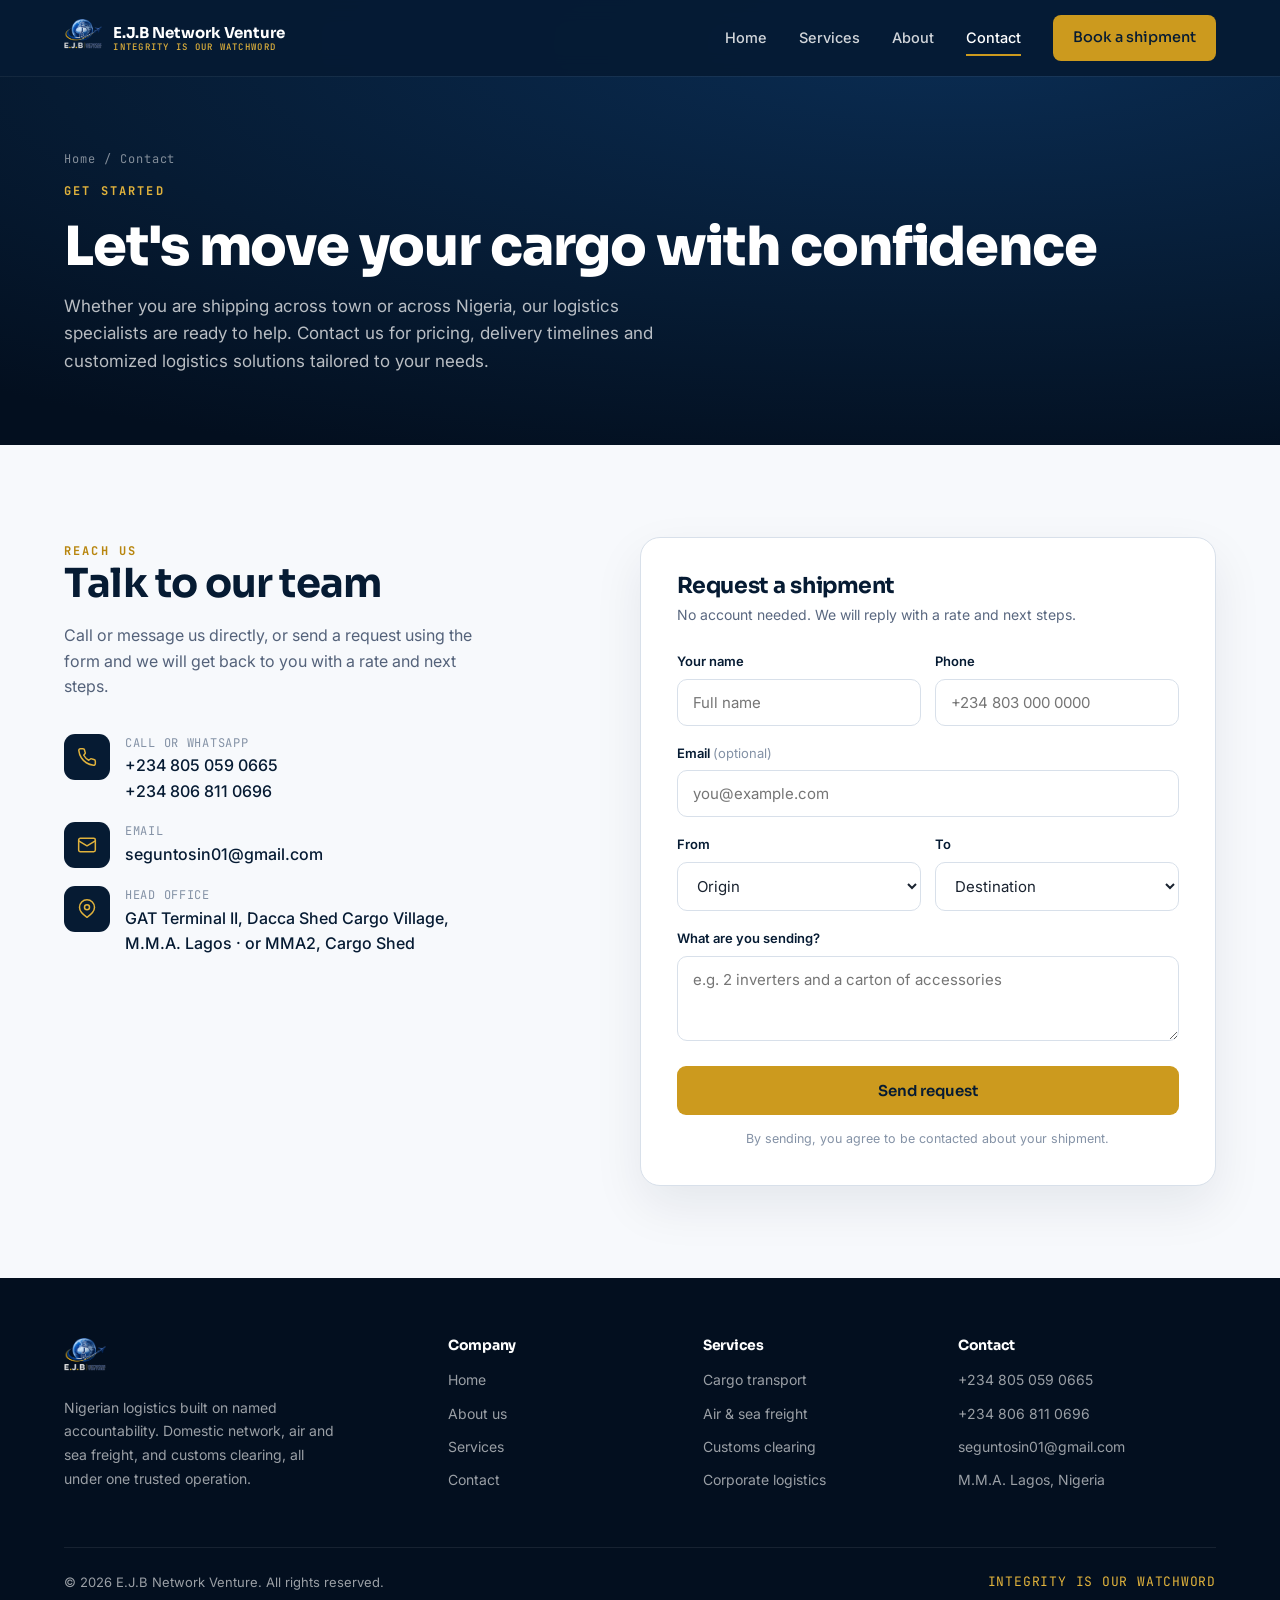
<file: contact.html>
<!DOCTYPE html><html lang="en"><head><meta charset="UTF-8"><meta name="viewport" content="width=device-width, initial-scale=1.0">
<title>Contact - E.J.B Network Venture</title><meta name="description" content="Contact E.J.B Network Venture for pricing, delivery timelines and customized logistics solutions. Call, email or request a shipment online.">
<link rel="preconnect" href="https://fonts.googleapis.com"><link rel="preconnect" href="https://fonts.gstatic.com" crossorigin>
<link href="https://fonts.googleapis.com/css2?family=Sora:wght@400;500;600;700;800&family=Inter:wght@400;500;600&family=JetBrains+Mono:wght@500;700&display=swap" rel="stylesheet">
<link rel="stylesheet" href="styles.css"><link rel="stylesheet" href="page.css"><link rel="icon" type="image/png" href="img/logo-dark.png"></head><body>
<header class="nav solid" id="nav">
  <div class="nav-inner">
    <a href="index.html" class="nav-logo">
      <img src="img/logo-light.png" alt="E.J.B Network Venture">
      <span class="nm">E.J.B Network Venture<small>INTEGRITY IS OUR WATCHWORD</small></span>
    </a>
    <nav class="nav-links" id="navlinks">
      <a href="index.html">Home</a>
      <a href="services.html">Services</a>
      <a href="about.html">About</a>
      <a href="contact.html" class="active">Contact</a>
      <a href="contact.html" class="nav-cta">Book a shipment</a>
    </nav>
    <button class="nav-toggle" id="navtoggle" aria-label="Menu"><span></span><span></span><span></span></button>
  </div>
</header>
<section class="page-hero"><div class="wrap reveal">
  <div class="crumbs"><a href="index.html">Home</a> / Contact</div>
  <span class="eyebrow">Get started</span>
  <h1>Let's move your cargo with confidence</h1>
  <p>Whether you are shipping across town or across Nigeria, our logistics specialists are ready to help. Contact us for pricing, delivery timelines and customized logistics solutions tailored to your needs.</p>
</div></section>
<section><div class="wrap"><div class="contact-wrap">
  <div class="contact-info reveal">
    <span class="eyebrow">Reach us</span>
    <h2>Talk to our team</h2>
    <p>Call or message us directly, or send a request using the form and we will get back to you with a rate and next steps.</p>
    <div class="contact-methods">
      <div class="cm"><div class="ci"><svg viewBox="0 0 24 24" fill="none" stroke-width="1.8" stroke-linecap="round" stroke-linejoin="round"><path d="M22 16.9v3a2 2 0 01-2.2 2 19.8 19.8 0 01-8.6-3 19.5 19.5 0 01-6-6 19.8 19.8 0 01-3-8.6A2 2 0 014.1 2h3a2 2 0 012 1.7c.1.9.3 1.8.7 2.6a2 2 0 01-.5 2.1L8.1 9.9a16 16 0 006 6l1.5-1.2a2 2 0 012.1-.4c.8.3 1.7.6 2.6.7a2 2 0 011.7 2z"/></svg></div><div><div class="cl">Call or WhatsApp</div><div class="cv">+234 805 059 0665</div><div class="cv">+234 806 811 0696</div></div></div>
      <div class="cm"><div class="ci"><svg viewBox="0 0 24 24" fill="none" stroke-width="1.8" stroke-linecap="round" stroke-linejoin="round"><rect x="2" y="4" width="20" height="16" rx="2"/><path d="M22 7l-10 6L2 7"/></svg></div><div><div class="cl">Email</div><div class="cv">seguntosin01@gmail.com</div></div></div>
      <div class="cm"><div class="ci"><svg viewBox="0 0 24 24" fill="none" stroke-width="1.8" stroke-linecap="round" stroke-linejoin="round"><path d="M21 10c0 6-9 12-9 12s-9-6-9-12a9 9 0 0118 0z"/><circle cx="12" cy="10" r="3"/></svg></div><div><div class="cl">Head office</div><div class="cv">GAT Terminal II, Dacca Shed Cargo Village,<br>M.M.A. Lagos &middot; or MMA2, Cargo Shed</div></div></div>
    </div>
  </div>
  <div class="form-card reveal">
    <h3>Request a shipment</h3>
    <p class="sub">No account needed. We will reply with a rate and next steps.</p>
    <form id="leadform" onsubmit="return submitLead(event)">
      <p class="hp-field"><label>Do not fill this in: <input name="botcheck"></label></p>
      <div class="field-row">
        <div class="field"><label>Your name</label><input required name="name" placeholder="Full name"></div>
        <div class="field"><label>Phone</label><input required name="phone" placeholder="+234 803 000 0000"></div>
      </div>
      <div class="field"><label>Email <span style="color:#8492A6;font-weight:400">(optional)</span></label><input type="email" name="email" placeholder="you@example.com"></div>
      <div class="field-row">
        <div class="field"><label>From</label><select name="origin" required><option value="">Origin</option><option>Lagos</option><option>Abuja</option><option>Ibadan</option><option>Onitsha</option><option>Port Harcourt</option><option>Enugu</option><option>Kaduna</option><option>Benin</option><option>Warri</option><option>Abeokuta</option><option>Akure</option><option>Osun</option><option>Gombe</option><option>Ado-Ekiti</option><option>Aba</option><option>Uyo</option><option>Jos</option><option>Other / International</option></select></div>
        <div class="field"><label>To</label><select name="destination" required><option value="">Destination</option><option>Lagos</option><option>Abuja</option><option>Ibadan</option><option>Onitsha</option><option>Port Harcourt</option><option>Enugu</option><option>Kaduna</option><option>Benin</option><option>Warri</option><option>Abeokuta</option><option>Akure</option><option>Osun</option><option>Gombe</option><option>Ado-Ekiti</option><option>Aba</option><option>Uyo</option><option>Jos</option><option>Other / International</option></select></div>
      </div>
      <div class="field"><label>What are you sending?</label><textarea name="goods" rows="3" placeholder="e.g. 2 inverters and a carton of accessories"></textarea></div>
      <button type="submit" class="btn btn-gold" style="width:100%;justify-content:center">Send request</button>
      <p class="form-note">By sending, you agree to be contacted about your shipment.</p>
    </form>
  </div>
</div></div></section>
<footer>
  <div class="wrap">
    <div class="foot-grid">
      <div class="foot-brand">
        <img src="img/logo-light.png" alt="E.J.B Network Venture">
        <p>Nigerian logistics built on named accountability. Domestic network, air and sea freight, and customs clearing, all under one trusted operation.</p>
      </div>
      <div class="foot-col"><h5>Company</h5>
        <a href="index.html">Home</a><a href="about.html">About us</a><a href="services.html">Services</a><a href="contact.html">Contact</a></div>
      <div class="foot-col"><h5>Services</h5>
        <a href="services.html">Cargo transport</a><a href="services.html">Air &amp; sea freight</a><a href="services.html">Customs clearing</a><a href="services.html">Corporate logistics</a></div>
      <div class="foot-col"><h5>Contact</h5>
        <span class="fi">+234 805 059 0665</span><span class="fi">+234 806 811 0696</span><span class="fi">seguntosin01@gmail.com</span><span class="fi">M.M.A. Lagos, Nigeria</span></div>
    </div>
    <div class="foot-bottom">
      <span>&copy; 2026 E.J.B Network Venture. All rights reserved.</span>
      <span class="tag">INTEGRITY IS OUR WATCHWORD</span>
    </div>
  </div>
</footer>
<script>
const nav=document.getElementById('nav');
const solid=nav.classList.contains('solid');
if(!solid){addEventListener('scroll',()=>{nav.classList.toggle('scrolled',scrollY>30);},{passive:true});}
const tog=document.getElementById('navtoggle'), links=document.getElementById('navlinks');
tog.addEventListener('click',()=>links.classList.toggle('open'));
links.querySelectorAll('a').forEach(a=>a.addEventListener('click',()=>links.classList.remove('open')));
const io=new IntersectionObserver((es)=>{es.forEach(e=>{if(e.isIntersecting){e.target.classList.add('in');io.unobserve(e.target);}})},{threshold:0.1});
document.querySelectorAll('.reveal').forEach(el=>io.observe(el));
</script>
<script>
/* ============================================================
   FORM SETUP  (works on Vercel, Netlify, or any static host)

   1. Go to web3forms.com and enter your email (seguntosin01@gmail.com).
      They email you an Access Key instantly. No account needed.
   2. Paste that key between the quotes below.
   3. Deploy. Submissions arrive in that inbox.

   Free plan: 250 submissions per month.
   ============================================================ */
var ACCESS_KEY = "3bdfe383-a2ab-435a-b4d2-d27b3a6fef20";

function submitLead(e){
  e.preventDefault();
  var f=e.target;
  var btn=f.querySelector('button[type=submit]');
  var prev=btn.textContent;
  var old=f.querySelector('.form-error'); if(old) old.remove();

  function fail(msg){
    var err=document.createElement('div');
    err.className='form-error';
    err.innerHTML = msg || 'Sorry, that did not send. Please call <strong>+234 805 059 0665</strong> or email <strong>seguntosin01@gmail.com</strong> and we will help right away.';
    f.insertBefore(err, f.firstChild);
    btn.textContent=prev; btn.disabled=false;
  }

  if(!ACCESS_KEY || ACCESS_KEY.indexOf('PASTE-YOUR') === 0){
    fail('This form is not connected yet. Please call <strong>+234 805 059 0665</strong> or email <strong>seguntosin01@gmail.com</strong>.');
    return false;
  }

  btn.textContent='Sending...'; btn.disabled=true;

  var data=Object.fromEntries(new FormData(f));
  data.access_key = ACCESS_KEY;
  data.subject = 'New shipment request from the website';
  data.from_name = 'E.J.B Network Venture website';

  fetch('https://api.web3forms.com/submit',{
    method:'POST',
    headers:{'Content-Type':'application/json', 'Accept':'application/json'},
    body:JSON.stringify(data)
  })
  .then(function(r){ return r.json(); })
  .then(function(result){
    if(!result.success) throw new Error('rejected');
    f.innerHTML='<div style="text-align:center;padding:24px 0"><div style="width:58px;height:58px;border-radius:50%;background:#E7F5EC;display:flex;align-items:center;justify-content:center;margin:0 auto 16px"><svg width="28" height="28" viewBox="0 0 24 24" fill="none" stroke="#1D7A4C" stroke-width="2.4" stroke-linecap="round" stroke-linejoin="round"><path d="M20 6L9 17l-5-5"/></svg></div><h3 style="color:#061B33">Request received</h3><p style="color:#5A6880;margin-top:8px">Thank you. Our team will reach out shortly with a rate and next steps.</p></div>';
  })
  .catch(function(){ fail(); });

  return false;
}
</script></body></html>
</file>
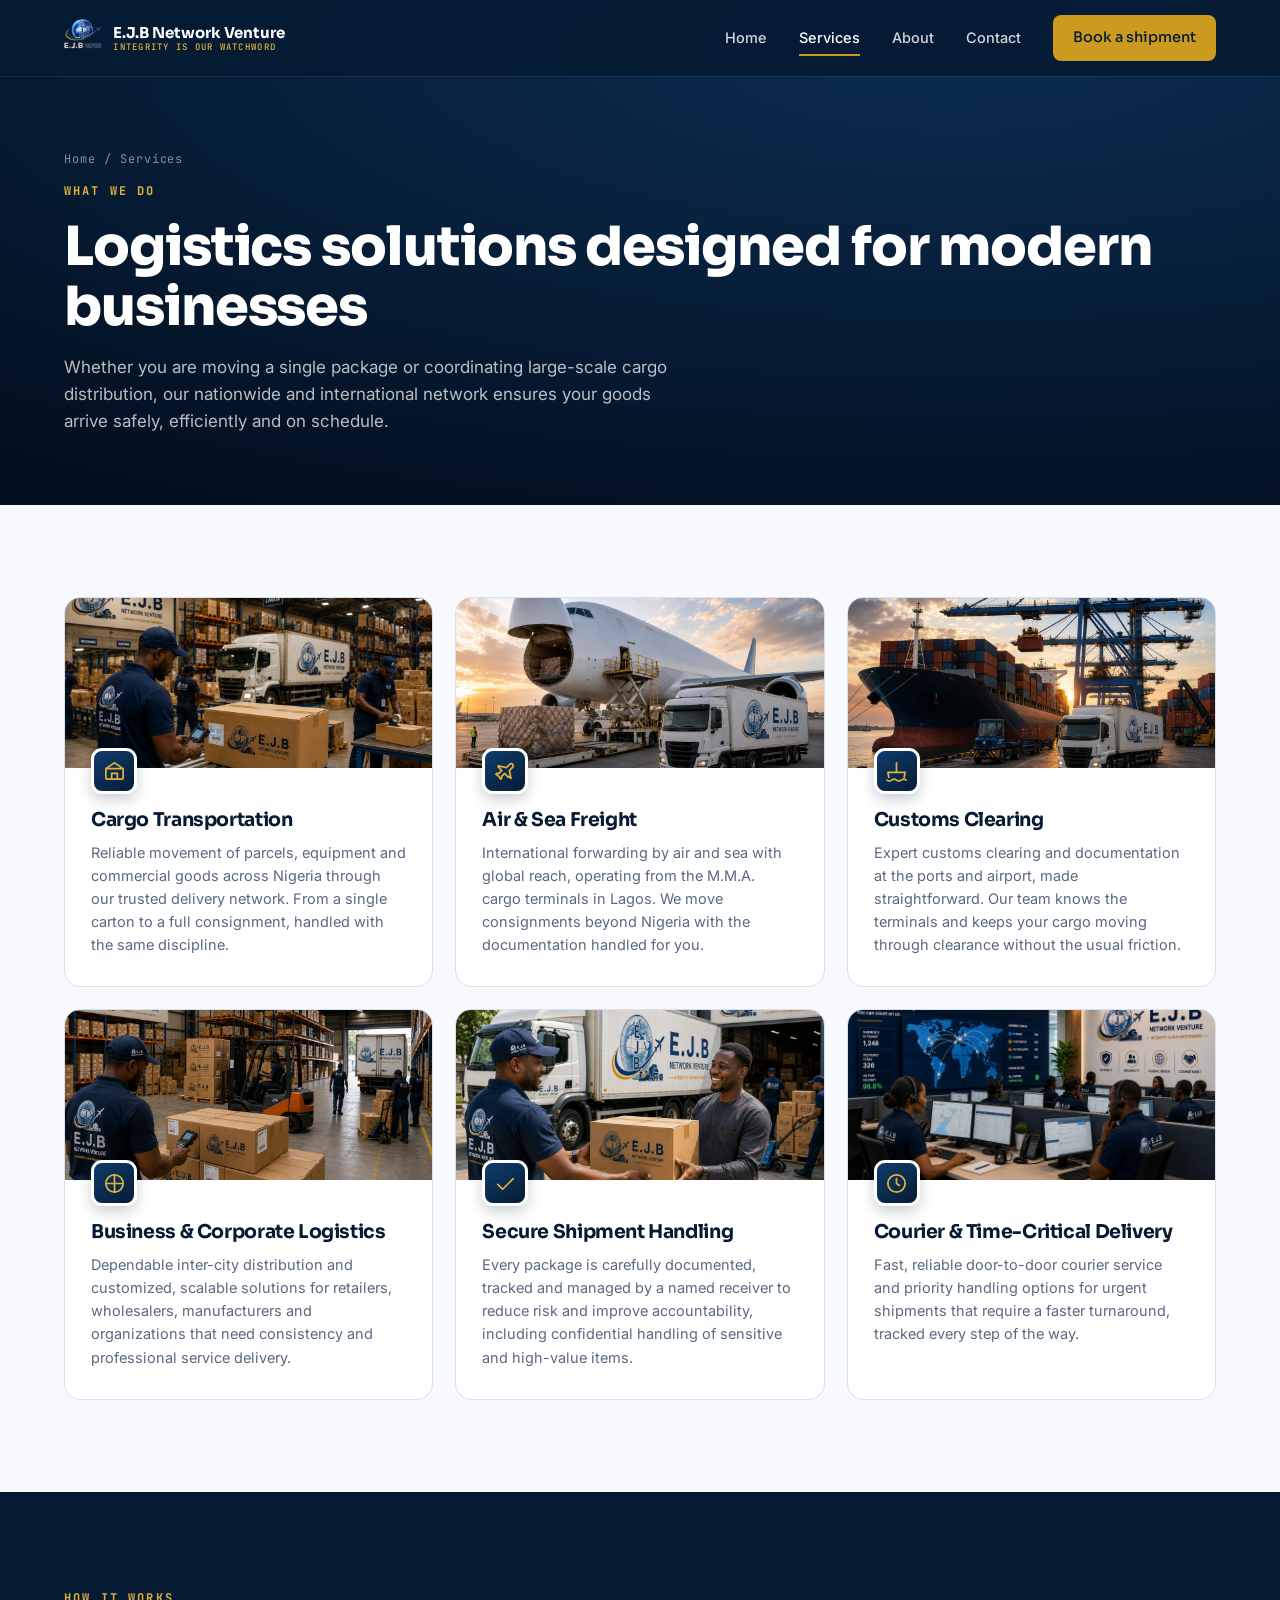
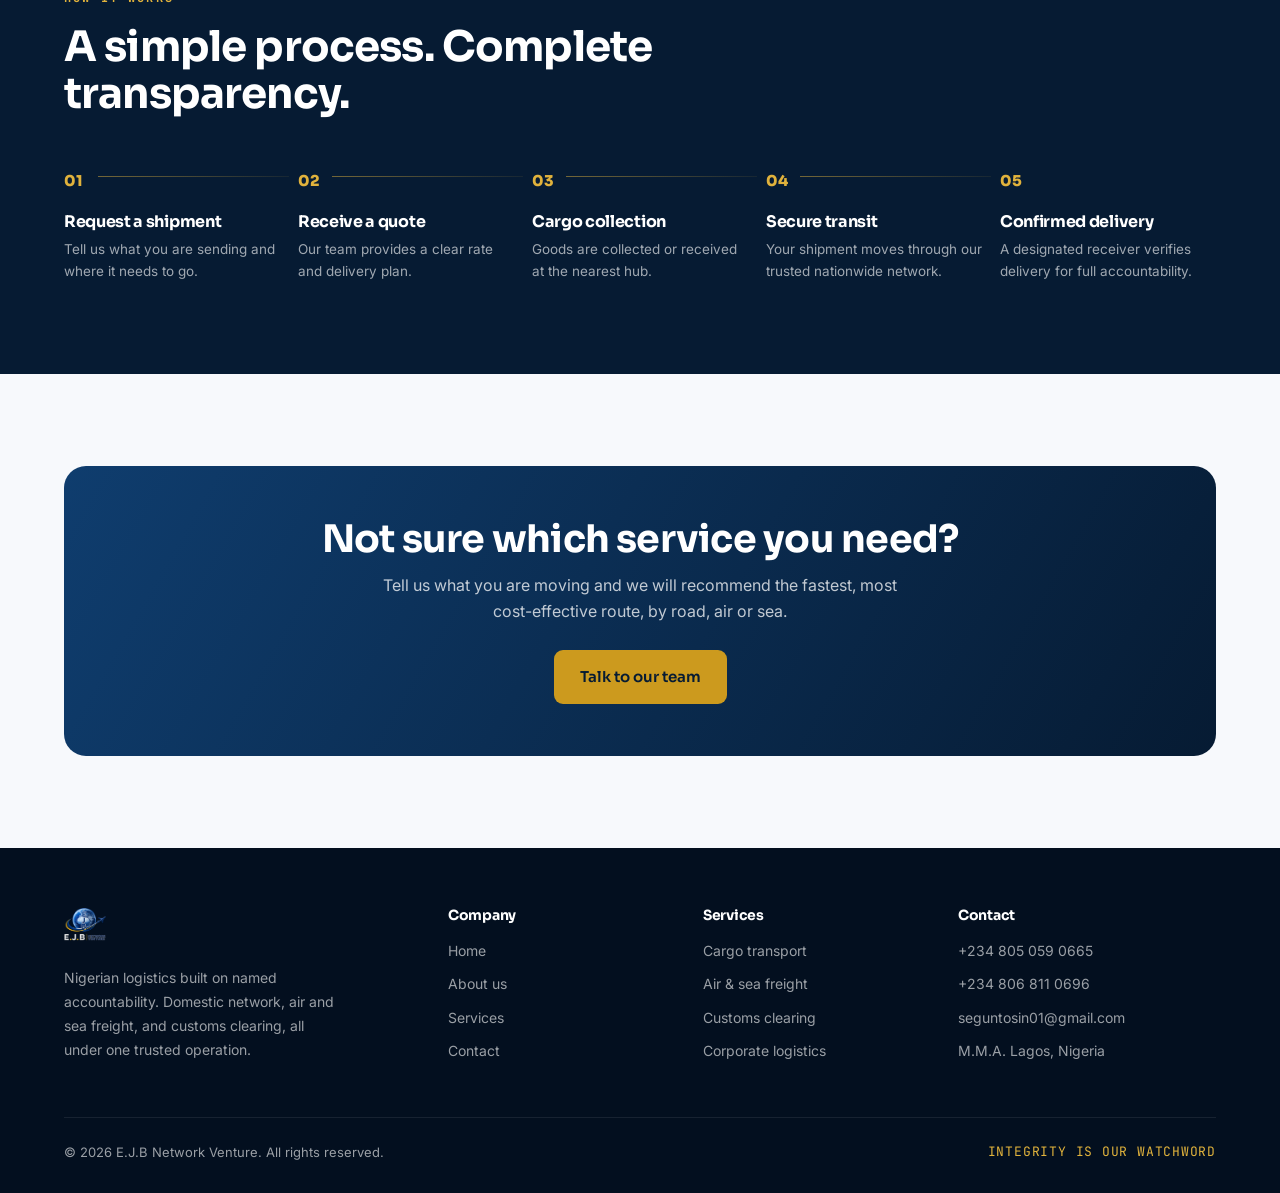
<file: services.html>
<!DOCTYPE html><html lang="en"><head><meta charset="UTF-8"><meta name="viewport" content="width=device-width, initial-scale=1.0">
<title>Services - E.J.B Network Venture</title><meta name="description" content="Cargo transport, air and sea freight, customs clearing, business distribution, secure handling and courier services across Nigeria and beyond.">
<link rel="preconnect" href="https://fonts.googleapis.com"><link rel="preconnect" href="https://fonts.gstatic.com" crossorigin>
<link href="https://fonts.googleapis.com/css2?family=Sora:wght@400;500;600;700;800&family=Inter:wght@400;500;600&family=JetBrains+Mono:wght@500;700&display=swap" rel="stylesheet">
<link rel="stylesheet" href="styles.css"><link rel="stylesheet" href="page.css"><link rel="icon" type="image/png" href="img/logo-dark.png"></head><body>
<header class="nav solid" id="nav">
  <div class="nav-inner">
    <a href="index.html" class="nav-logo">
      <img src="img/logo-light.png" alt="E.J.B Network Venture">
      <span class="nm">E.J.B Network Venture<small>INTEGRITY IS OUR WATCHWORD</small></span>
    </a>
    <nav class="nav-links" id="navlinks">
      <a href="index.html">Home</a>
      <a href="services.html" class="active">Services</a>
      <a href="about.html">About</a>
      <a href="contact.html">Contact</a>
      <a href="contact.html" class="nav-cta">Book a shipment</a>
    </nav>
    <button class="nav-toggle" id="navtoggle" aria-label="Menu"><span></span><span></span><span></span></button>
  </div>
</header>
<section class="page-hero"><div class="wrap reveal">
  <div class="crumbs"><a href="index.html">Home</a> / Services</div>
  <span class="eyebrow">What we do</span>
  <h1>Logistics solutions designed for modern businesses</h1>
  <p>Whether you are moving a single package or coordinating large-scale cargo distribution, our nationwide and international network ensures your goods arrive safely, efficiently and on schedule.</p>
</div></section>
<section><div class="wrap"><div class="svc-grid">
      <div class="svc-card reveal"><div class="ph"><img src="img/warehouse.jpg" alt="Cargo Transportation"></div>
        <div class="svc-body"><div class="svc-ic"><svg viewBox="0 0 24 24" fill="none" stroke-width="1.8" stroke-linecap="round" stroke-linejoin="round"><rect x="3" y="9" width="18" height="11" rx="1"/><path d="M3 9l9-6 9 6M9 20v-6h6v6"/></svg></div><h3>Cargo Transportation</h3><p>Reliable movement of parcels, equipment and commercial goods across Nigeria through our trusted delivery network. From a single carton to a full consignment, handled with the same discipline.</p></div></div>
      <div class="svc-card reveal"><div class="ph"><img src="img/air.jpg" alt="Air and Sea Freight"></div>
        <div class="svc-body"><div class="svc-ic"><svg viewBox="0 0 24 24" fill="none" stroke-width="1.8" stroke-linecap="round" stroke-linejoin="round"><path d="M17.8 19.2L16 11l3.5-3.5a2.1 2.1 0 000-3 2.1 2.1 0 00-3 0L13 8 4.8 6.2a.5.5 0 00-.5.8L8 11l-3 3H3l-1 1 3 2 2 3 1-1v-2l3-3 3.5 3.7a.5.5 0 00.8-.5z"/></svg></div><h3>Air &amp; Sea Freight</h3><p>International forwarding by air and sea with global reach, operating from the M.M.A. cargo terminals in Lagos. We move consignments beyond Nigeria with the documentation handled for you.</p></div></div>
      <div class="svc-card reveal"><div class="ph"><img src="img/sea.jpg" alt="Customs Clearing"></div>
        <div class="svc-body"><div class="svc-ic"><svg viewBox="0 0 24 24" fill="none" stroke-width="1.8" stroke-linecap="round" stroke-linejoin="round"><path d="M2 21c.6.5 1.2 1 2.5 1 2.5 0 2.5-2 5-2 2.6 0 2.4 2 5 2 2.5 0 2.5-2 5-2 1.3 0 1.9.5 2.5 1M4 18l-1-5h18l-1 5M12 3v10"/></svg></div><h3>Customs Clearing</h3><p>Expert customs clearing and documentation at the ports and airport, made straightforward. Our team knows the terminals and keeps your cargo moving through clearance without the usual friction.</p></div></div>
      <div class="svc-card reveal"><div class="ph"><img src="img/distribution.jpg" alt="Business and Corporate Logistics"></div>
        <div class="svc-body"><div class="svc-ic"><svg viewBox="0 0 24 24" fill="none" stroke-width="1.8" stroke-linecap="round" stroke-linejoin="round"><circle cx="12" cy="12" r="9"/><path d="M12 3v18M3 12h18"/></svg></div><h3>Business &amp; Corporate Logistics</h3><p>Dependable inter-city distribution and customized, scalable solutions for retailers, wholesalers, manufacturers and organizations that need consistency and professional service delivery.</p></div></div>
      <div class="svc-card reveal"><div class="ph"><img src="img/handover.jpg" alt="Secure Shipment Handling"></div>
        <div class="svc-body"><div class="svc-ic"><svg viewBox="0 0 24 24" fill="none" stroke-width="1.8" stroke-linecap="round" stroke-linejoin="round"><path d="M20 7L9 18l-5-5"/></svg></div><h3>Secure Shipment Handling</h3><p>Every package is carefully documented, tracked and managed by a named receiver to reduce risk and improve accountability, including confidential handling of sensitive and high-value items.</p></div></div>
      <div class="svc-card reveal"><div class="ph"><img src="img/support.jpg" alt="Courier and Time-Critical Delivery"></div>
        <div class="svc-body"><div class="svc-ic"><svg viewBox="0 0 24 24" fill="none" stroke-width="1.8" stroke-linecap="round" stroke-linejoin="round"><circle cx="12" cy="12" r="9"/><path d="M12 7v5l3 2"/></svg></div><h3>Courier &amp; Time-Critical Delivery</h3><p>Fast, reliable door-to-door courier service and priority handling options for urgent shipments that require a faster turnaround, tracked every step of the way.</p></div></div></div></div></section>
<section class="process">
  <div class="wrap">
    <div class="section-head reveal"><span class="eyebrow" style="color:var(--gold-bright)">How it works</span>
      <h2>A simple process. Complete transparency.</h2></div>
    <div class="steps">
      <div class="step reveal"><h4>Request a shipment</h4><p>Tell us what you are sending and where it needs to go.</p></div>
      <div class="step reveal"><h4>Receive a quote</h4><p>Our team provides a clear rate and delivery plan.</p></div>
      <div class="step reveal"><h4>Cargo collection</h4><p>Goods are collected or received at the nearest hub.</p></div>
      <div class="step reveal"><h4>Secure transit</h4><p>Your shipment moves through our trusted nationwide network.</p></div>
      <div class="step reveal"><h4>Confirmed delivery</h4><p>A designated receiver verifies delivery for full accountability.</p></div>
    </div>
  </div>
</section>
<section><div class="wrap"><div class="cta-band reveal">
  <h2>Not sure which service you need?</h2>
  <p>Tell us what you are moving and we will recommend the fastest, most cost-effective route, by road, air or sea.</p>
  <a href="contact.html" class="btn btn-gold">Talk to our team</a>
</div></div></section>
<footer>
  <div class="wrap">
    <div class="foot-grid">
      <div class="foot-brand">
        <img src="img/logo-light.png" alt="E.J.B Network Venture">
        <p>Nigerian logistics built on named accountability. Domestic network, air and sea freight, and customs clearing, all under one trusted operation.</p>
      </div>
      <div class="foot-col"><h5>Company</h5>
        <a href="index.html">Home</a><a href="about.html">About us</a><a href="services.html">Services</a><a href="contact.html">Contact</a></div>
      <div class="foot-col"><h5>Services</h5>
        <a href="services.html">Cargo transport</a><a href="services.html">Air &amp; sea freight</a><a href="services.html">Customs clearing</a><a href="services.html">Corporate logistics</a></div>
      <div class="foot-col"><h5>Contact</h5>
        <span class="fi">+234 805 059 0665</span><span class="fi">+234 806 811 0696</span><span class="fi">seguntosin01@gmail.com</span><span class="fi">M.M.A. Lagos, Nigeria</span></div>
    </div>
    <div class="foot-bottom">
      <span>&copy; 2026 E.J.B Network Venture. All rights reserved.</span>
      <span class="tag">INTEGRITY IS OUR WATCHWORD</span>
    </div>
  </div>
</footer>
<script>
const nav=document.getElementById('nav');
const solid=nav.classList.contains('solid');
if(!solid){addEventListener('scroll',()=>{nav.classList.toggle('scrolled',scrollY>30);},{passive:true});}
const tog=document.getElementById('navtoggle'), links=document.getElementById('navlinks');
tog.addEventListener('click',()=>links.classList.toggle('open'));
links.querySelectorAll('a').forEach(a=>a.addEventListener('click',()=>links.classList.remove('open')));
const io=new IntersectionObserver((es)=>{es.forEach(e=>{if(e.isIntersecting){e.target.classList.add('in');io.unobserve(e.target);}})},{threshold:0.1});
document.querySelectorAll('.reveal').forEach(el=>io.observe(el));
</script></body></html>
</file>
<file: styles.css>
:root{
  --navy-900:#061B33; --navy-800:#0A2C52; --navy-700:#0F3D6E; --navy-600:#16508E;
  --gold:#CC9A1E; --gold-bright:#E0B23C; --gold-deep:#B8860F;
  --ink:#1A2330; --paper:#F7F9FC; --paper-2:#EDF2F8; --line:#D8E0EA; --white:#FFF;
  --maxw:1200px;
}
*{box-sizing:border-box; margin:0; padding:0;}
html{scroll-behavior:smooth;}
body{font-family:'Inter',system-ui,sans-serif; color:var(--ink); background:var(--paper); line-height:1.6; -webkit-font-smoothing:antialiased; overflow-x:hidden;}
h1,h2,h3,h4,h5{font-family:'Sora',sans-serif; line-height:1.12; font-weight:700; letter-spacing:-0.02em;}
.mono{font-family:'JetBrains Mono',monospace;}
a{color:inherit; text-decoration:none;}
img{max-width:100%; display:block;}
.wrap{max-width:var(--maxw); margin:0 auto; padding:0 24px;}
.eyebrow{font-family:'JetBrains Mono',monospace; font-size:12px; font-weight:700; letter-spacing:0.18em; text-transform:uppercase; color:var(--gold-deep);}
.btn{display:inline-flex; align-items:center; gap:9px; padding:15px 26px; border-radius:9px; font-family:'Sora'; font-weight:600; font-size:15px; cursor:pointer; transition:transform .15s, box-shadow .2s, background .2s; border:none;}
.btn-gold{background:var(--gold); color:var(--navy-900);}
.btn-gold:hover{background:var(--gold-bright); transform:translateY(-2px); box-shadow:0 10px 24px rgba(204,154,30,0.3);}
.btn-ghost{background:rgba(255,255,255,0.06); color:#fff; border:1px solid rgba(255,255,255,0.2);}
.btn-ghost:hover{background:rgba(255,255,255,0.12); transform:translateY(-2px);}
.btn-navy{background:var(--navy-700); color:#fff;}
.btn-navy:hover{background:var(--navy-600); transform:translateY(-2px);}

/* NAV */
header.nav{position:fixed; top:0; left:0; right:0; z-index:100; transition:background .3s, box-shadow .3s, backdrop-filter .3s;}
header.nav.solid, header.nav.scrolled{background:rgba(6,27,51,0.92); backdrop-filter:blur(10px); box-shadow:0 1px 0 rgba(255,255,255,0.06);}
.nav-inner{display:flex; align-items:center; justify-content:space-between; height:76px; max-width:var(--maxw); margin:0 auto; padding:0 24px;}
.nav-logo{display:flex; align-items:center; gap:11px;}
.nav-logo img{height:38px; width:auto;}
.nav-logo .nm{color:#fff; font-family:'Sora'; font-weight:700; font-size:15px; line-height:1;}
.nav-logo .nm small{display:block; font-family:'JetBrains Mono'; font-weight:500; font-size:9px; letter-spacing:0.14em; color:var(--gold-bright); margin-top:3px;}
.nav-links{display:flex; align-items:center; gap:32px;}
.nav-links a{color:rgba(255,255,255,0.82); font-size:14.5px; font-weight:500; transition:color .2s; position:relative;}
.nav-links a:hover,.nav-links a.active{color:#fff;}
.nav-links a:not(.nav-cta)::after{content:''; position:absolute; left:0; bottom:-6px; width:0; height:2px; background:var(--gold); transition:width .25s;}
.nav-links a:not(.nav-cta):hover::after,.nav-links a.active::after{width:100%;}
.nav-cta{background:var(--gold); color:var(--navy-900) !important; padding:11px 20px; border-radius:8px; font-weight:600; font-size:14px; font-family:'Sora'; transition:transform .15s, background .2s;}
.nav-cta:hover{background:var(--gold-bright); transform:translateY(-1px);}
.nav-toggle{display:none; background:none; border:none; cursor:pointer; padding:8px;}
.nav-toggle span{display:block; width:24px; height:2px; background:#fff; margin:5px 0; transition:.3s;}

/* generic page hero (inner pages) */
.page-hero{position:relative; background:radial-gradient(120% 100% at 75% 10%, #0A2C52, #061B33 60%, #030F1F); color:#fff; padding:150px 0 70px;}
.page-hero .eyebrow{color:var(--gold-bright);}
.page-hero h1{font-size:clamp(34px,4.6vw,54px); font-weight:800; margin-top:14px;}
.page-hero p{font-size:17px; color:rgba(255,255,255,0.72); margin-top:16px; max-width:620px;}
.crumbs{font-family:'JetBrains Mono'; font-size:12px; color:rgba(255,255,255,0.5); letter-spacing:0.08em; margin-bottom:8px;}
.crumbs a:hover{color:var(--gold-bright);}

section{padding:92px 0;}
.section-head{max-width:660px; margin-bottom:52px;}
.section-head.center{margin-left:auto; margin-right:auto; text-align:center;}
.section-head h2{font-size:clamp(28px,3.4vw,42px); color:var(--navy-900); margin-top:14px;}
.section-head p{font-size:17px; color:#54627A; margin-top:16px;}

.reveal{opacity:0; transform:translateY(24px); transition:opacity .7s cubic-bezier(.2,.7,.2,1), transform .7s cubic-bezier(.2,.7,.2,1);}
.reveal.in{opacity:1; transform:none;}

/* FOOTER */
footer{background:#030F1F; color:rgba(255,255,255,0.6); padding:60px 0 30px;}
.foot-grid{display:grid; grid-template-columns:1.6fr 1fr 1fr 1.2fr; gap:40px; margin-bottom:44px;}
.foot-brand img{height:42px; margin-bottom:16px;}
.foot-brand p{font-size:14px; max-width:280px; line-height:1.7;}
.foot-col h5{font-family:'Sora'; color:#fff; font-size:14px; margin-bottom:16px;}
.foot-col a,.foot-col span.fi{display:block; font-size:14px; margin-bottom:11px; transition:color .2s; color:rgba(255,255,255,0.6);}
.foot-col a:hover{color:var(--gold-bright);}
.foot-bottom{border-top:1px solid rgba(255,255,255,0.08); padding-top:24px; display:flex; justify-content:space-between; align-items:center; font-size:13px; flex-wrap:wrap; gap:12px;}
.foot-bottom .tag{font-family:'JetBrains Mono'; color:var(--gold-bright); letter-spacing:0.06em;}

@media (max-width:960px){
  .nav-links{position:fixed; inset:76px 0 auto 0; background:rgba(6,27,51,0.97); backdrop-filter:blur(12px); flex-direction:column; gap:0; padding:12px 0; transform:translateY(-130%); transition:transform .3s; border-top:1px solid rgba(255,255,255,0.08);}
  .nav-links.open{transform:translateY(0);}
  .nav-links a{padding:15px 24px; width:100%; border-bottom:1px solid rgba(255,255,255,0.05);}
  .nav-links a:not(.nav-cta)::after{display:none;}
  .nav-cta{margin:12px 24px;}
  .nav-toggle{display:block;}
  .foot-grid{grid-template-columns:1fr 1fr; gap:32px;}
}
@media (max-width:520px){
  section{padding:64px 0;}
  .foot-grid{grid-template-columns:1fr;}
}
@media (prefers-reduced-motion:reduce){*{animation:none !important; transition:none !important;} .reveal{opacity:1; transform:none;}}
</file>
<file: page.css>
/* ===== HOME HERO with photo ===== */
.hero{position:relative; min-height:92vh; display:flex; align-items:center; color:#fff; overflow:hidden; padding:120px 0 70px;}
.hero-bg{position:absolute; inset:0; z-index:0;}
.hero-bg img{width:100%; height:100%; object-fit:cover;}
.hero-bg::after{content:''; position:absolute; inset:0; background:linear-gradient(100deg, rgba(6,27,51,0.96) 0%, rgba(6,27,51,0.86) 42%, rgba(6,27,51,0.55) 72%, rgba(6,27,51,0.35) 100%);}
.hero-inner{position:relative; z-index:2; display:grid; grid-template-columns:1.1fr 0.9fr; gap:48px; align-items:center; width:100%;}
.hero-tag{display:inline-flex; align-items:center; gap:9px; background:rgba(224,178,60,0.12); border:1px solid rgba(224,178,60,0.3); color:var(--gold-bright); padding:7px 15px; border-radius:100px; font-family:'JetBrains Mono'; font-size:12px; font-weight:500; margin-bottom:24px;}
.pulse-dot{width:7px; height:7px; border-radius:50%; background:var(--gold-bright); box-shadow:0 0 0 0 rgba(224,178,60,0.7); animation:pulse 2s infinite; display:inline-block;}
@keyframes pulse{0%{box-shadow:0 0 0 0 rgba(224,178,60,0.6);}70%{box-shadow:0 0 0 9px rgba(224,178,60,0);}100%{box-shadow:0 0 0 0 rgba(224,178,60,0);}}
.hero h1{font-size:clamp(36px,5.2vw,62px); font-weight:800; letter-spacing:-0.03em; line-height:1.05;}
.hero h1 .gold{color:var(--gold-bright);}
.hero .lead{font-size:clamp(15px,1.35vw,18px); color:rgba(255,255,255,0.8); margin-top:22px; max-width:560px;}
.hero-checks{display:grid; grid-template-columns:1fr 1fr; gap:12px 20px; margin-top:28px; max-width:520px;}
.hero-check{display:flex; align-items:center; gap:10px; font-size:14.5px; color:rgba(255,255,255,0.9); font-weight:500;}
.hero-check svg{width:20px; height:20px; stroke:var(--gold-bright); flex-shrink:0;}
.hero-actions{display:flex; gap:14px; margin-top:34px; flex-wrap:wrap;}
.hero-stats{display:flex; gap:32px; margin-top:46px; padding-top:28px; border-top:1px solid rgba(255,255,255,0.12);}
.hero-stats .n{font-family:'Sora'; font-size:28px; font-weight:800;}
.hero-stats .n .gold{color:var(--gold-bright);}
.hero-stats .l{font-size:12px; color:rgba(255,255,255,0.6); margin-top:2px;}

/* TRACK panel */
.track-card{position:relative; background:linear-gradient(160deg, rgba(22,80,142,0.18), rgba(6,27,51,0.32)); border:1px solid rgba(255,255,255,0.12); border-radius:20px; padding:22px; backdrop-filter:blur(3px);}
.track-head{display:flex; justify-content:space-between; align-items:center; margin-bottom:18px;}
.track-head .t{font-family:'JetBrains Mono'; font-size:11px; letter-spacing:0.1em; color:rgba(255,255,255,0.6); text-transform:uppercase;}
.track-head .live{display:flex; align-items:center; gap:7px; font-family:'JetBrains Mono'; font-size:11px; color:var(--gold-bright);}

/* fade the card contents while a new consignment swaps in */
.track-card .track-id,
.track-card .track-route,
.track-card .track-steps,
.track-card .track-foot,
.track-card .track-head .live{transition:opacity .4s ease, transform .4s ease;}
.track-card.swapping .track-id,
.track-card.swapping .track-route,
.track-card.swapping .track-steps,
.track-card.swapping .track-foot,
.track-card.swapping .track-head .live{opacity:0; transform:translateY(6px);}

.track-id{display:flex; align-items:baseline; justify-content:space-between; gap:12px; background:rgba(255,255,255,0.04); border:1px solid rgba(255,255,255,0.08); border-radius:12px; padding:13px 16px; margin-bottom:22px;}
.track-id .lbl{font-family:'JetBrains Mono'; font-size:11px; letter-spacing:0.08em; text-transform:uppercase; color:rgba(255,255,255,0.55);}
.track-id .val{font-family:'JetBrains Mono'; font-weight:700; font-size:16px; color:#fff; letter-spacing:0.02em;}

.track-route{display:flex; align-items:center; gap:14px; margin-bottom:26px;}
.track-route .node{display:flex; flex-direction:column; align-items:center; gap:5px; flex-shrink:0;}
.track-route .code{font-family:'JetBrains Mono'; font-weight:700; font-size:13px; color:var(--navy-900); background:var(--gold-bright); width:38px; height:38px; display:flex; align-items:center; justify-content:center; border-radius:10px;}
.track-route .city{font-size:12.5px; color:rgba(255,255,255,0.82); font-weight:500;}
.track-line{position:relative; flex:1; height:2px; background:rgba(255,255,255,0.14); border-radius:2px;}
.track-line::before{content:''; position:absolute; inset:0; background:linear-gradient(90deg, var(--gold-bright), rgba(224,178,60,0.15)); border-radius:2px; transform-origin:left; animation:trackfill 4s ease-in-out infinite;}
.track-line .dot{position:absolute; top:50%; left:0; width:9px; height:9px; margin:-4.5px 0 0 -4.5px; border-radius:50%; background:#fff; box-shadow:0 0 0 4px rgba(224,178,60,0.25); animation:trackdot 4s ease-in-out infinite;}
@keyframes trackfill{0%{transform:scaleX(0.04);}50%{transform:scaleX(0.62);}100%{transform:scaleX(0.04);}}
@keyframes trackdot{0%{left:4%;}50%{left:62%;}100%{left:4%;}}

.track-steps{display:flex; flex-direction:column; gap:2px; margin-bottom:22px;}
.tstep{display:flex; gap:13px; align-items:flex-start; padding:11px 0; position:relative;}
.tstep:not(:last-child)::after{content:''; position:absolute; left:15px; top:34px; bottom:-2px; width:2px; background:rgba(255,255,255,0.1);}
.tstep.done:not(:last-child)::after{background:rgba(224,178,60,0.5);}
.tstep .ic{flex-shrink:0; width:32px; height:32px; border-radius:9px; display:flex; align-items:center; justify-content:center; background:rgba(255,255,255,0.06); border:1px solid rgba(255,255,255,0.1); z-index:1; transition:background .3s, border-color .3s;}
.tstep .ic svg{width:16px; height:16px; stroke:rgba(255,255,255,0.5); transition:stroke .3s;}
.tstep h5{font-family:'Sora'; font-size:14px; color:rgba(255,255,255,0.55); margin-bottom:1px; transition:color .3s;}
.tstep p{font-size:12px; color:rgba(255,255,255,0.4); margin:0; transition:color .3s;}
.tstep.done .ic{background:rgba(224,178,60,0.16); border-color:rgba(224,178,60,0.4);}
.tstep.done .ic svg{stroke:var(--gold-bright);}
.tstep.done h5{color:rgba(255,255,255,0.82);}
.tstep.done p{color:rgba(255,255,255,0.55);}
.tstep.active .ic{background:var(--gold-bright); border-color:var(--gold-bright); animation:trackpulse 2s ease-in-out infinite;}
.tstep.active .ic svg{stroke:var(--navy-900);}
.tstep.active h5{color:#fff;}
.tstep.active p{color:rgba(255,255,255,0.7);}
@keyframes trackpulse{0%{box-shadow:0 0 0 0 rgba(224,178,60,0.5);}70%{box-shadow:0 0 0 8px rgba(224,178,60,0);}100%{box-shadow:0 0 0 0 rgba(224,178,60,0);}}

.track-foot{display:flex; align-items:center; justify-content:space-between; gap:12px; padding-top:16px; border-top:1px solid rgba(255,255,255,0.1);}
.track-foot .pill{display:inline-flex; align-items:center; gap:7px; font-family:'JetBrains Mono'; font-size:11px; color:rgba(255,255,255,0.7);}
.track-foot .eta{font-family:'Sora'; font-weight:600; font-size:13px; color:var(--gold-bright);}

/* SERVICES grid */
.svc-grid{display:grid; grid-template-columns:repeat(3,1fr); gap:22px;}
.svc-card{background:#fff; border:1px solid var(--line); border-radius:16px; overflow:hidden; transition:transform .2s, box-shadow .2s, border-color .2s;}
.svc-card:hover{transform:translateY(-4px); box-shadow:0 18px 44px rgba(6,27,51,0.1); border-color:rgba(204,154,30,0.4);}
.svc-card .ph{height:170px; overflow:hidden; position:relative;}
.svc-card .ph img{width:100%; height:100%; object-fit:cover; transition:transform .4s;}
.svc-card:hover .ph img{transform:scale(1.05);}
.svc-body{padding:26px 26px 30px;}
.svc-ic{width:46px; height:46px; border-radius:11px; background:linear-gradient(145deg,var(--navy-700),var(--navy-900)); display:flex; align-items:center; justify-content:center; margin-bottom:16px; margin-top:-46px; position:relative; border:3px solid #fff; box-shadow:0 6px 14px rgba(6,27,51,0.2);}
.svc-ic svg{width:23px; height:23px; stroke:var(--gold-bright);}
.svc-card h3{font-size:19px; color:var(--navy-900); margin-bottom:9px;}
.svc-card p{font-size:14.5px; color:#5A6880;}

/* PROCESS */
.process{background:var(--navy-900); color:#fff;}
.process .section-head h2{color:#fff;} .process .section-head p{color:rgba(255,255,255,0.66);}
.steps{display:grid; grid-template-columns:repeat(5,1fr); gap:18px; counter-reset:step;}
.step{position:relative; padding-top:44px;}
.step::before{counter-increment:step; content:"0" counter(step); position:absolute; top:0; left:0; font-family:'Sora'; font-weight:800; font-size:15px; color:var(--gold-bright);}
.step::after{content:''; position:absolute; top:7px; left:34px; right:-9px; height:1px; background:linear-gradient(90deg,rgba(224,178,60,0.5),rgba(224,178,60,0.08));}
.step:last-child::after{display:none;}
.step h4{font-size:16px; margin-bottom:8px;} .step p{font-size:13.5px; color:rgba(255,255,255,0.62);}

/* SPLIT feature band */
.split{display:grid; grid-template-columns:1fr 1fr; gap:56px; align-items:center;}
.split.rev .split-media{order:2;}
.split-media{border-radius:18px; overflow:hidden; box-shadow:0 24px 60px rgba(6,27,51,0.18);}
.split-media img{width:100%; height:100%; object-fit:cover; aspect-ratio:4/3;}
.split-copy h2{font-size:clamp(26px,3vw,38px); color:var(--navy-900); margin-top:14px;}
.split-copy p{font-size:16px; color:#54627A; margin-top:16px;}
.mini-list{margin-top:22px; display:flex; flex-direction:column; gap:14px;}
.mini{display:flex; gap:13px; align-items:flex-start;}
.mini .mi{flex-shrink:0; width:38px; height:38px; border-radius:10px; background:var(--paper-2); display:flex; align-items:center; justify-content:center;}
.mini .mi svg{width:19px; height:19px; stroke:var(--gold-deep);}
.mini h4{font-size:15.5px; color:var(--navy-900); margin-bottom:2px;} .mini p{font-size:13.5px; color:#5A6880; margin:0;}

/* TRUSTED band */
.trusted{background:var(--navy-900); color:#fff;}
.trust-grid{display:grid; grid-template-columns:repeat(4,1fr); gap:14px; margin-top:44px;}
.trust-ph{position:relative; border-radius:14px; overflow:hidden; aspect-ratio:4/5;}
.trust-ph img{width:100%; height:100%; object-fit:cover; transition:transform .4s;}
.trust-ph:hover img{transform:scale(1.06);}
.trust-ph::after{content:''; position:absolute; inset:0; background:linear-gradient(to top, rgba(6,27,51,0.6), transparent 55%);}
.trust-ph span{position:absolute; left:14px; bottom:12px; z-index:2; font-family:'Sora'; font-weight:600; font-size:14px; color:#fff;}

/* COVERAGE */
.coverage{background:var(--paper-2);}
.cov-grid{display:grid; grid-template-columns:1fr 1fr; gap:48px; align-items:center;}
.city-list{display:grid; grid-template-columns:repeat(2,1fr); gap:10px;}
.city-chip{display:flex; align-items:center; justify-content:space-between; background:#fff; border:1px solid var(--line); border-radius:10px; padding:13px 16px; font-weight:500; font-size:15px; color:var(--navy-900); transition:border-color .2s, transform .15s;}
.city-chip:hover{border-color:var(--gold); transform:translateX(3px);}
.city-chip .code{font-family:'JetBrains Mono'; font-size:12px; font-weight:700; color:var(--gold-deep); background:var(--paper-2); padding:3px 8px; border-radius:6px;}

/* stat strip */
.stat-strip{display:grid; grid-template-columns:repeat(4,1fr); gap:20px; margin-top:10px;}
.stat-box{background:#fff; border:1px solid var(--line); border-radius:14px; padding:26px; text-align:center;}
.stat-box .n{font-family:'Sora'; font-size:34px; font-weight:800; color:var(--navy-900);}
.stat-box .n .gold{color:var(--gold-deep);}
.stat-box .l{font-size:13px; color:#5A6880; margin-top:4px;}

/* ABOUT */
.about-lead{display:grid; grid-template-columns:1fr 1fr; gap:56px; align-items:center;}
.about-lead .media{border-radius:18px; overflow:hidden; box-shadow:0 24px 60px rgba(6,27,51,0.18);}
.about-lead .media img{width:100%; aspect-ratio:4/3; object-fit:cover;}
.values{display:flex; flex-direction:column; gap:18px; margin-top:26px;}
.value{display:flex; gap:15px; align-items:flex-start;}
.value .vi{flex-shrink:0; width:42px; height:42px; border-radius:11px; background:var(--paper-2); display:flex; align-items:center; justify-content:center;}
.value .vi svg{width:21px; height:21px; stroke:var(--gold-deep);}
.value h4{font-size:16px; color:var(--navy-900); margin-bottom:3px;} .value p{font-size:14px; color:#5A6880;}

/* CONTACT */
.contact-wrap{display:grid; grid-template-columns:1fr 1.1fr; gap:52px;}
.contact-info h2{font-size:clamp(26px,3.2vw,40px); color:var(--navy-900);}
.contact-info p{color:#54627A; margin-top:16px; font-size:16px; max-width:420px;}
.contact-methods{margin-top:34px; display:flex; flex-direction:column; gap:18px;}
.cm{display:flex; gap:15px; align-items:flex-start;}
.cm .ci{width:46px; height:46px; border-radius:11px; background:var(--navy-900); display:flex; align-items:center; justify-content:center; flex-shrink:0;}
.cm .ci svg{width:20px; height:20px; stroke:var(--gold-bright);}
.cm .cl{font-size:12px; color:#8492A6; font-family:'JetBrains Mono'; letter-spacing:0.06em; text-transform:uppercase;}
.cm .cv{font-size:16px; color:var(--navy-900); font-weight:500;}
.form-card{background:#fff; border:1px solid var(--line); border-radius:20px; padding:36px; box-shadow:0 20px 50px rgba(6,27,51,0.08);}
.form-card h3{font-size:22px; color:var(--navy-900); margin-bottom:6px;}
.form-card .sub{font-size:14px; color:#5A6880; margin-bottom:24px;}
.field{margin-bottom:17px;}
.field label{display:block; font-size:13px; font-weight:600; color:var(--navy-900); margin-bottom:7px;}
.field input,.field select,.field textarea{width:100%; padding:13px 15px; border:1.5px solid var(--line); border-radius:10px; font-family:'Inter'; font-size:15px; color:var(--ink); transition:border-color .2s; background:#fff;}
.field input:focus,.field select:focus,.field textarea:focus{outline:none; border-color:var(--navy-600); box-shadow:0 0 0 3px rgba(22,80,142,0.1);}
.field-row{display:grid; grid-template-columns:1fr 1fr; gap:14px;}
.form-note{font-size:12.5px; color:#8492A6; margin-top:14px; text-align:center;}
.form-error{background:#FBEAE7; color:#B0382A; border-radius:10px; padding:11px 14px; font-size:13.5px; margin-bottom:16px;}
/* honeypot: hidden from people, visible to bots */
.hp-field{position:absolute; left:-9999px; opacity:0; height:0; overflow:hidden;}

/* CTA band */
.cta-band{background:linear-gradient(120deg,var(--navy-700),var(--navy-900)); color:#fff; border-radius:22px; padding:52px; text-align:center; position:relative; overflow:hidden;}
.cta-band h2{font-size:clamp(26px,3.2vw,38px); color:#fff;}
.cta-band p{color:rgba(255,255,255,0.75); margin-top:12px; max-width:520px; margin-left:auto; margin-right:auto;}
.cta-band .btn{margin-top:26px;}

@media (max-width:960px){
  .hero-inner{grid-template-columns:1fr; gap:40px;}
  .hero .track-panel{order:2;}
  .svc-grid{grid-template-columns:1fr 1fr;}
  .steps{grid-template-columns:1fr 1fr; gap:26px 18px;} .step::after{display:none;}
  .split,.split.rev .split-media,.cov-grid,.about-lead,.contact-wrap{grid-template-columns:1fr;}
  .split.rev .split-media{order:0;}
  .split-media{order:0;}
  .trust-grid{grid-template-columns:1fr 1fr;}
  .stat-strip{grid-template-columns:1fr 1fr;}
}
@media (max-width:560px){
  .svc-grid{grid-template-columns:1fr;} .hero-checks{grid-template-columns:1fr;}
  .trust-grid{grid-template-columns:1fr 1fr;} .city-list{grid-template-columns:1fr;}
  .field-row{grid-template-columns:1fr;} .cta-band{padding:36px 24px;}
  .hero-stats{flex-wrap:wrap; gap:22px;}
}
</file>
